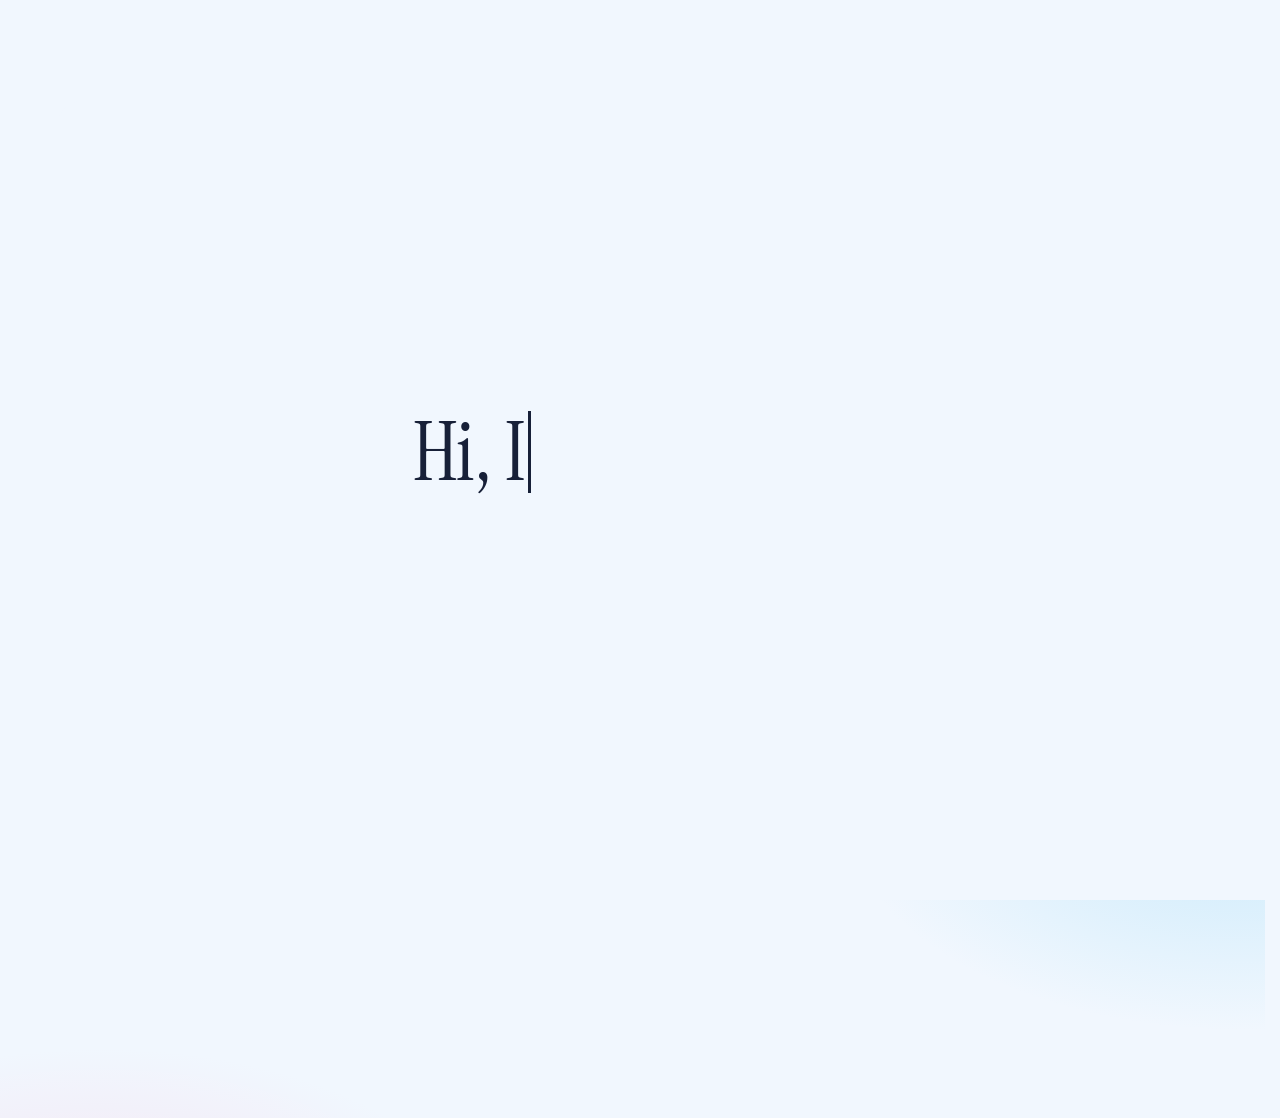
<file: index.html>
<!DOCTYPE html>
<html lang="en">
<head>
  <meta charset="utf-8">
  <meta name="viewport" content="width=device-width, initial-scale=1">
  <meta name="description" content="Munich (also known as Maewnic; Witthawin Batsomboon), a Digital Media creative in Melbourne designing virtual environments, plus the video and storytelling around them.">
  <meta name="keywords" content="Munich, Maewnic, Witthawin Batsomboon, Digital Media, RMIT, Melbourne, portfolio">
  <title>Munich</title>
  <link rel="preconnect" href="https://fonts.googleapis.com">
  <link rel="preconnect" href="https://fonts.gstatic.com" crossorigin>
  <link href="https://fonts.googleapis.com/css2?family=Inter:wght@400;500&family=Instrument+Serif:ital@0;1&display=swap" rel="stylesheet">
  <link rel="stylesheet" href="css/style.css">
  <script>
    /* intro animation: once per visit, skipped for reduced motion. Set here so
       nothing flashes before main.js runs; if main.js never starts it, the
       page is shown normally after 3 seconds. */
    (function () {
      try {
        if (sessionStorage.getItem("munich-intro") || matchMedia("(prefers-reduced-motion: reduce)").matches) return;
        var d = document.documentElement;
        d.classList.add("intro");
        setTimeout(function () { if (!window.__introRunning) d.classList.remove("intro"); }, 3000);
      } catch (e) {}
    })();
  </script>
</head>
<body data-page="home">
  <div id="site-header"></div>
  <main class="home">
    <div class="sky" aria-hidden="true"></div>

    <section class="container hero-wrap">
     <div class="hero glass">
      <div class="hero-text">
        <h1 class="reveal" id="hero-title"></h1>
        <p class="lead reveal" id="hero-intro"></p>
        <p class="hero-loc reveal" id="hero-loc"></p>
        <div class="btn-row reveal">
          <a class="btn" href="work.html">See my work <span aria-hidden="true">&rarr;</span></a>
        </div>
      </div>
      <div class="hero-visual reveal" id="hero-visual"></div>
     </div>
    </section>
  </main>
  <div id="site-footer"></div>
  <script src="js/content.js"></script>
  <script src="js/main.js"></script>
</body>
</html>
</file>
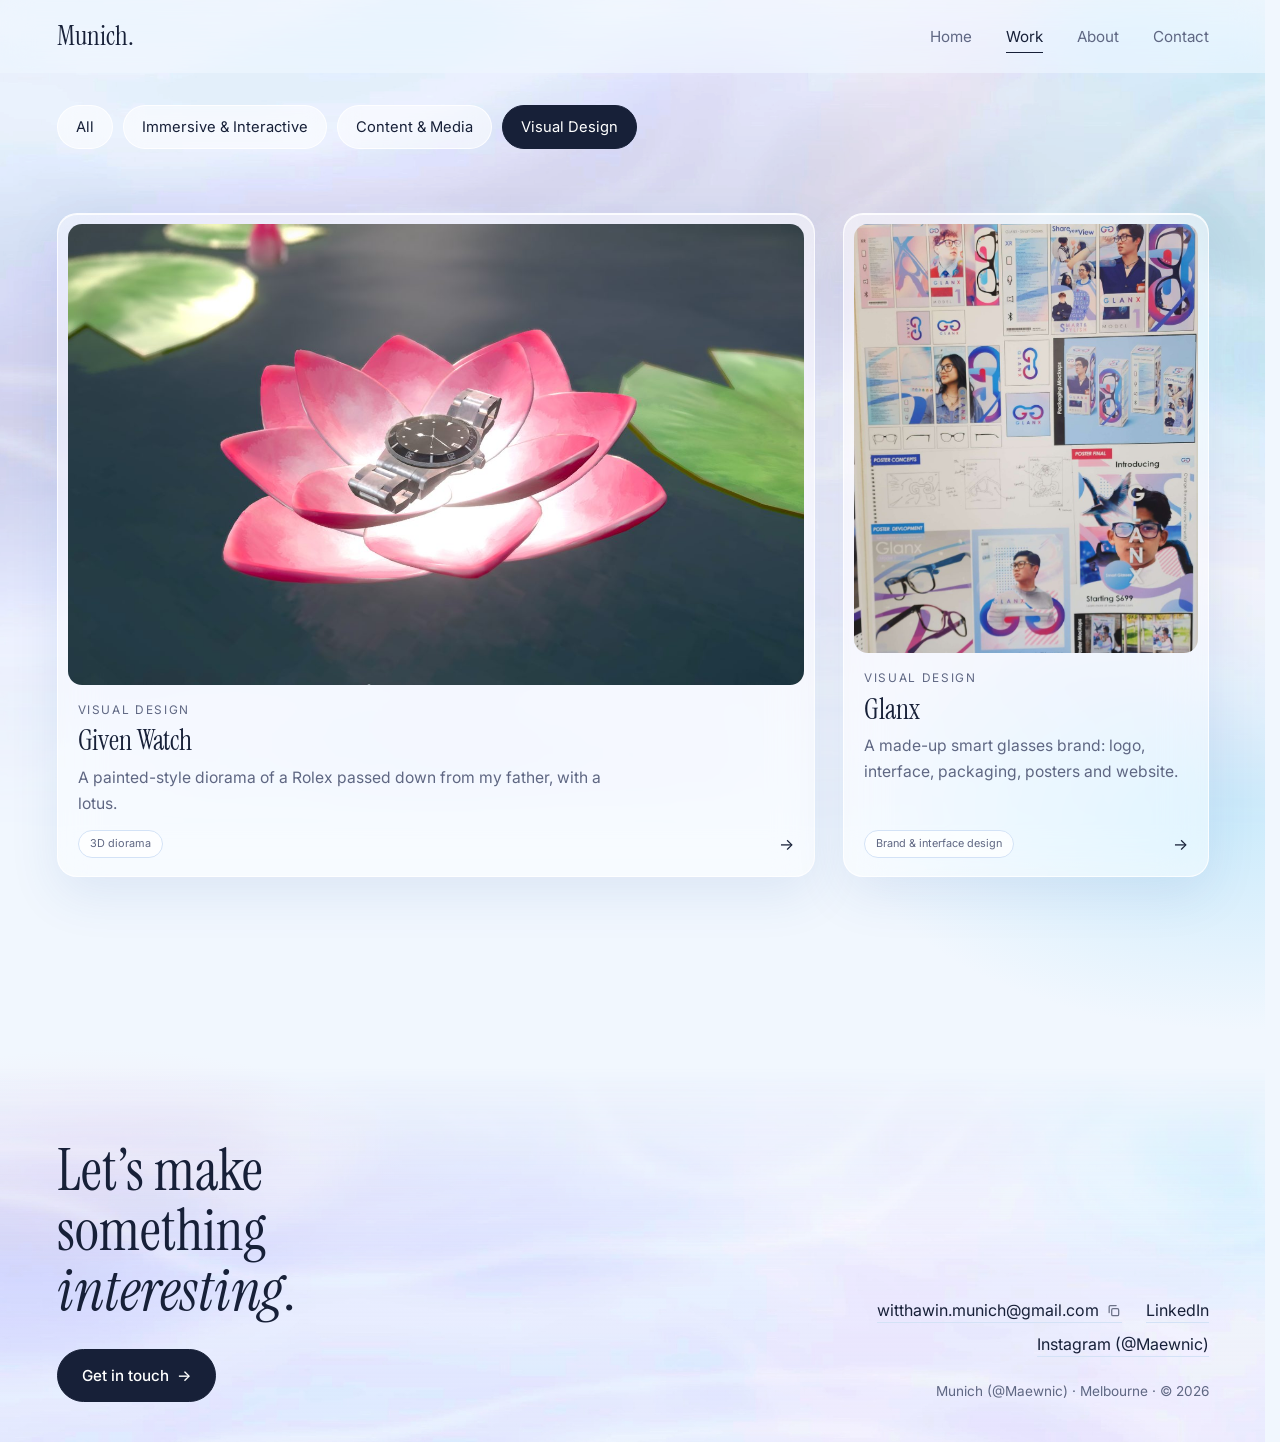
<file: 3d-models.html>
<!DOCTYPE html>
<html lang="en">
<head>
  <meta charset="utf-8">
  <meta http-equiv="refresh" content="0; url=work.html#visual">
  <title>Moved</title>
  <script>location.replace("work.html#visual");</script>
</head>
<body>
  <p>This page has moved. <a href="work.html#visual">Continue</a></p>
</body>
</html>
</file>
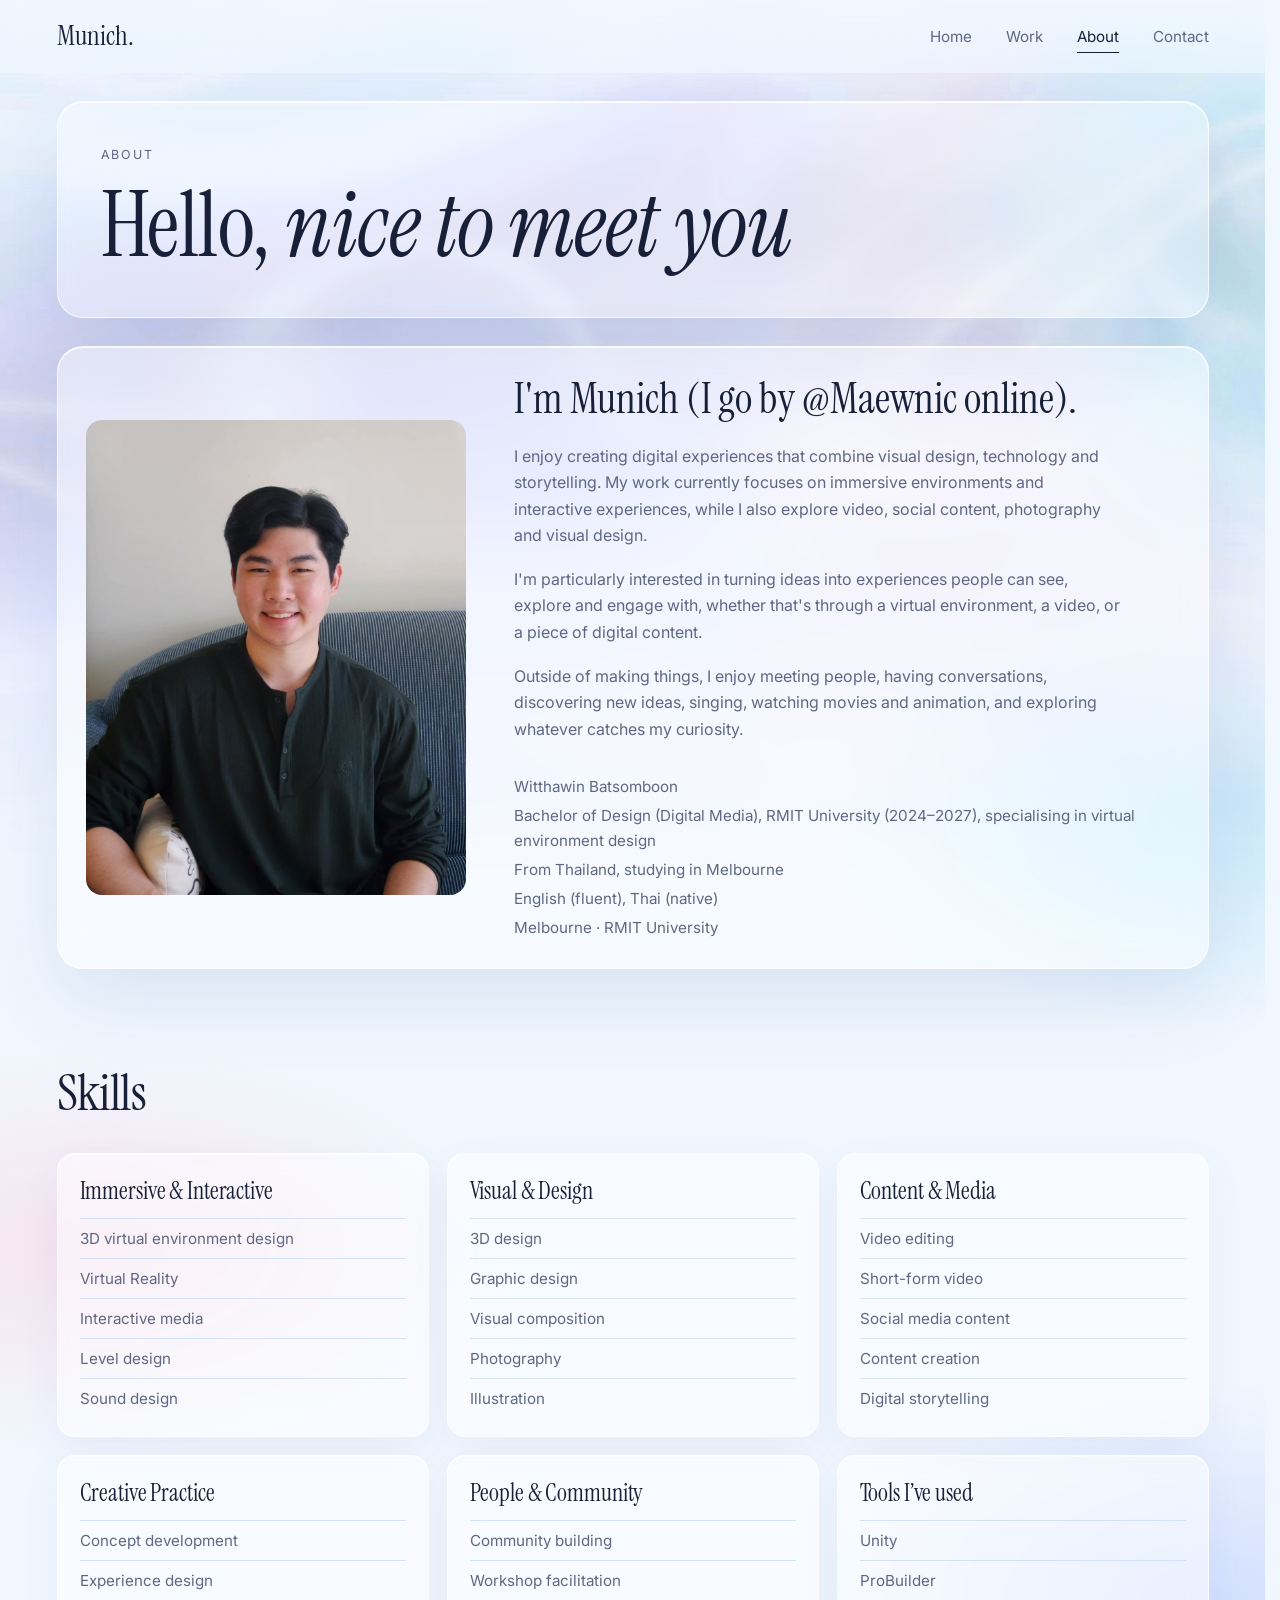
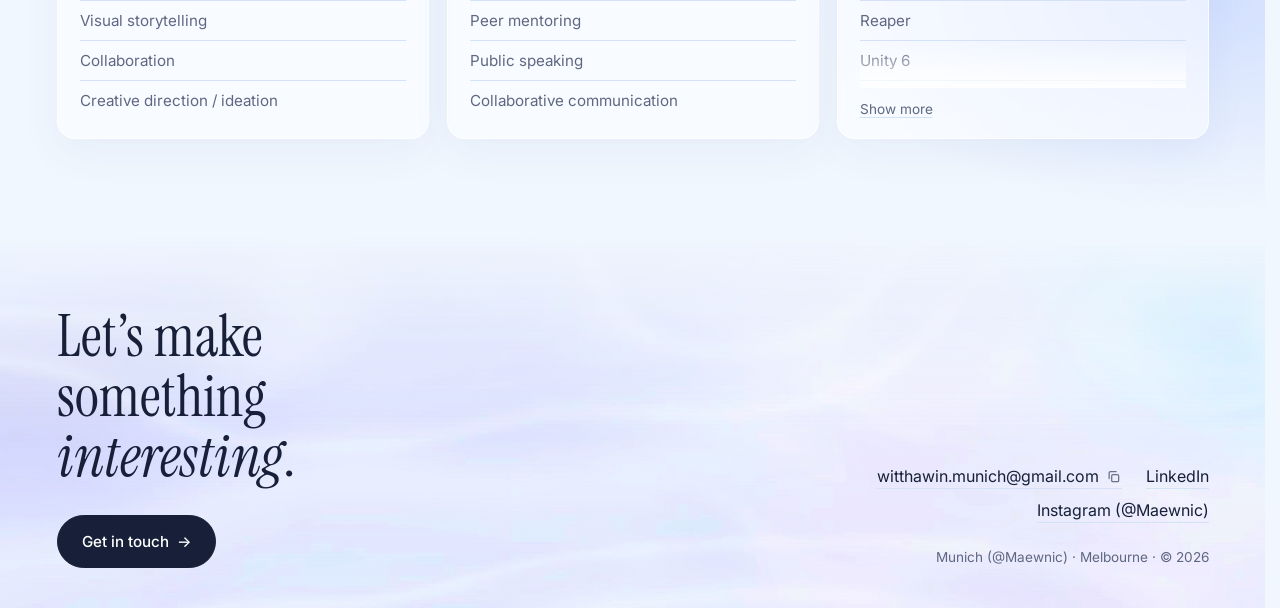
<file: about.html>
<!DOCTYPE html>
<html lang="en">
<head>
  <meta charset="utf-8">
  <meta name="viewport" content="width=device-width, initial-scale=1">
  <meta name="description" content="Munich (also known as Maewnic; Witthawin Batsomboon), a Digital Media creative in Melbourne designing virtual environments, plus the video and storytelling around them.">
  <meta name="keywords" content="Munich, Maewnic, Witthawin Batsomboon, Digital Media, RMIT, Melbourne, portfolio">
  <title>Munich</title>
  <link rel="preconnect" href="https://fonts.googleapis.com">
  <link rel="preconnect" href="https://fonts.gstatic.com" crossorigin>
  <link href="https://fonts.googleapis.com/css2?family=Inter:wght@400;500&family=Instrument+Serif:ital@0;1&display=swap" rel="stylesheet">
  <link rel="stylesheet" href="css/style.css">
</head>
<body data-page="about">
  <div id="site-header"></div>
  <main>
    <section class="container page-head">
      <p class="eyebrow">About</p>
      <h1>Hello, <em>nice to meet you</em></h1>
    </section>
    <section class="container">
      <div class="about">
        <div class="about-photo reveal" id="about-photo"></div>
        <div class="about-text reveal">
          <div id="about-text"></div>
          <ul class="facts" id="about-facts"></ul>
        </div>
      </div>
    </section>

    <section class="container section" id="about-skills">
      <h2 class="block-title">Skills</h2>
      <div class="skills" id="skills"></div>
    </section>
  </main>
  <div id="site-footer"></div>
  <script src="js/content.js"></script>
  <script src="js/main.js"></script>
</body>
</html>
</file>
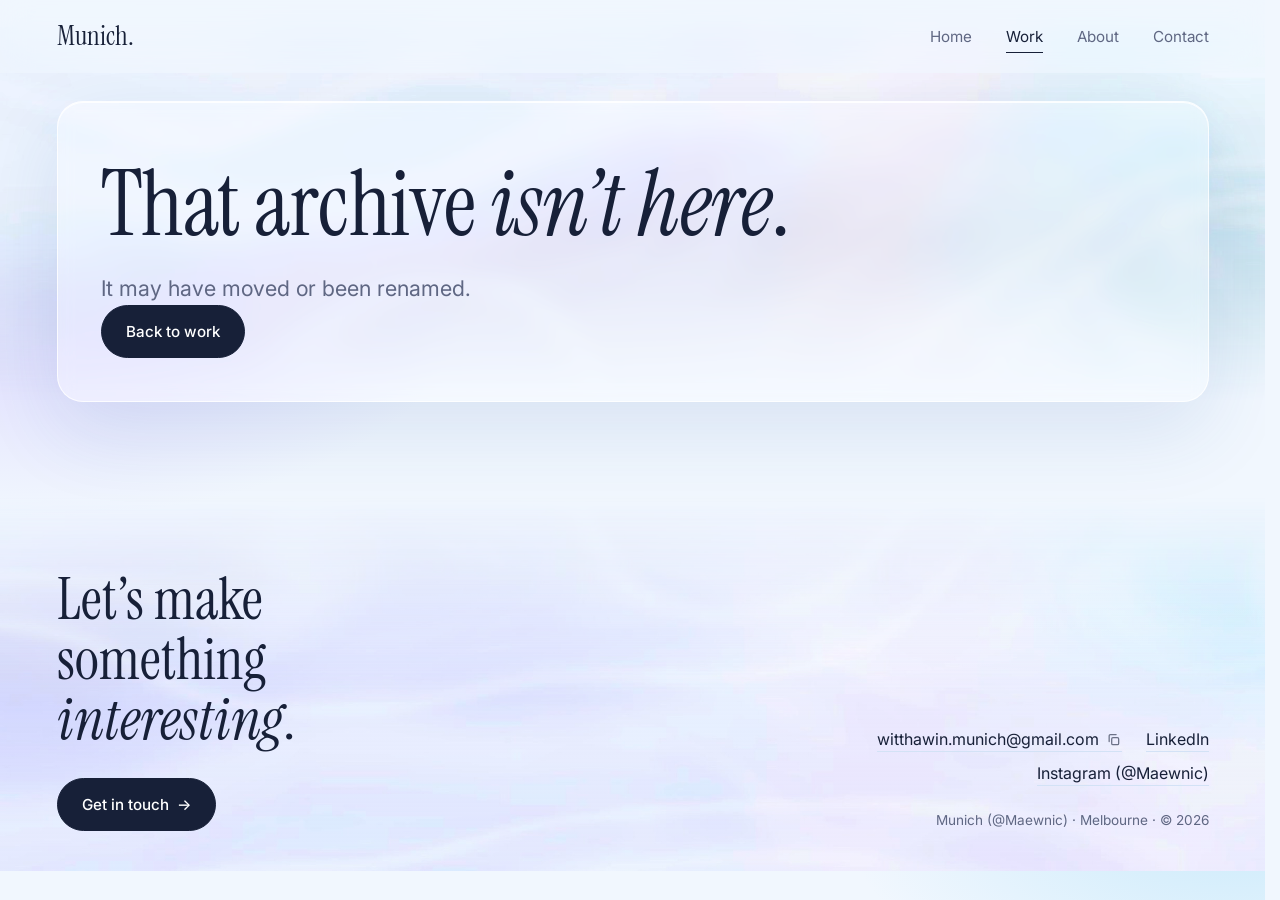
<file: archive.html>
<!DOCTYPE html>
<html lang="en">
<head>
  <meta charset="utf-8">
  <meta name="viewport" content="width=device-width, initial-scale=1">
  <meta name="description" content="Munich (also known as Maewnic; Witthawin Batsomboon), a Digital Media creative in Melbourne designing virtual environments, plus the video and storytelling around them.">
  <meta name="keywords" content="Munich, Maewnic, Witthawin Batsomboon, Digital Media, RMIT, Melbourne, portfolio">
  <title>Munich</title>
  <link rel="preconnect" href="https://fonts.googleapis.com">
  <link rel="preconnect" href="https://fonts.gstatic.com" crossorigin>
  <link href="https://fonts.googleapis.com/css2?family=Inter:wght@400;500&family=Instrument+Serif:ital@0;1&display=swap" rel="stylesheet">
  <link rel="stylesheet" href="css/style.css">
</head>
<body data-page="archive">
  <div id="site-header"></div>
  <main>
    <div id="archive"></div>
  </main>
  <div id="site-footer"></div>
  <script src="js/content.js"></script>
  <script src="js/main.js"></script>
</body>
</html>
</file>
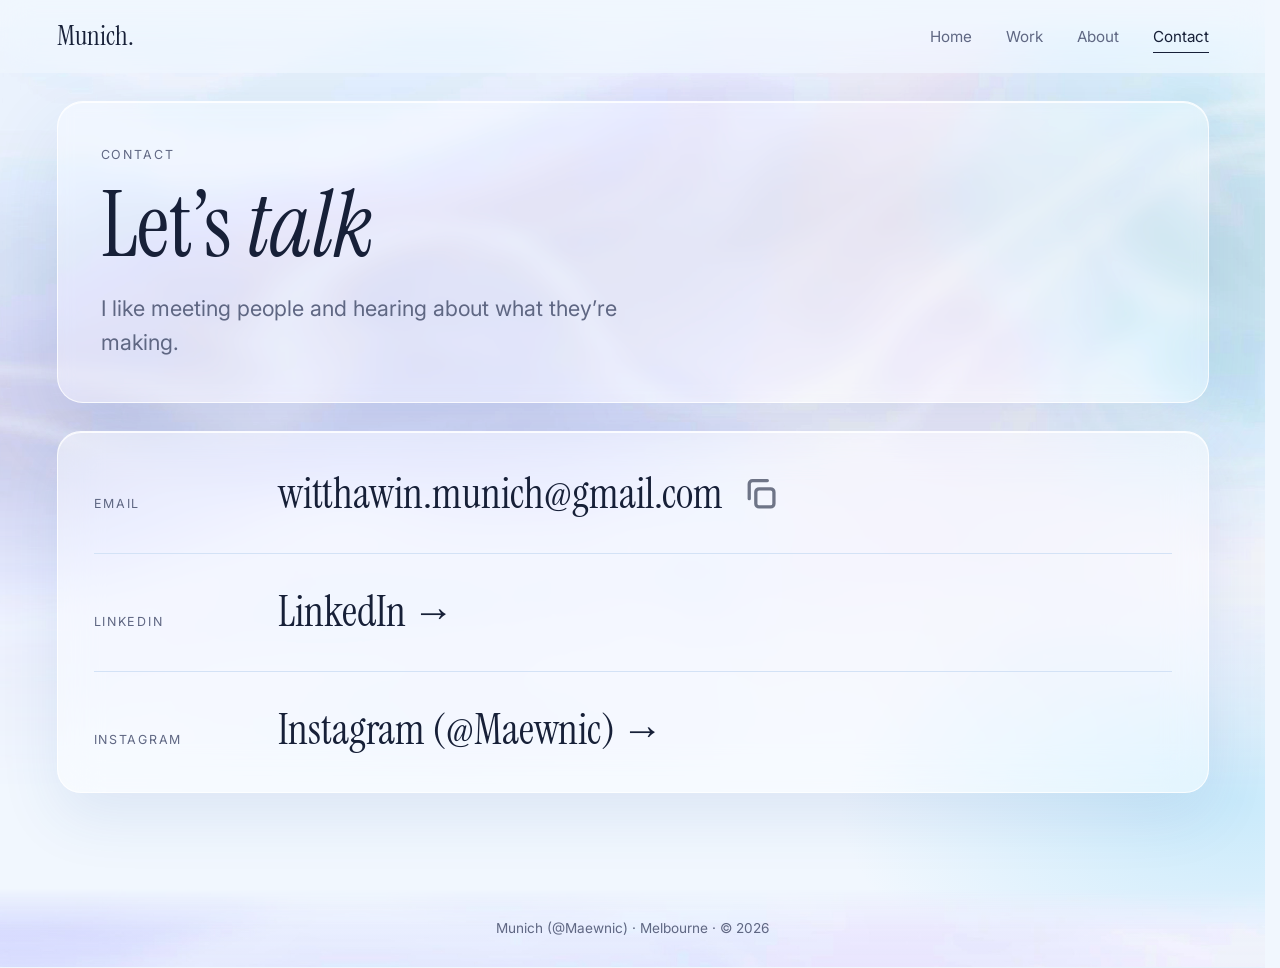
<file: contact.html>
<!DOCTYPE html>
<html lang="en">
<head>
  <meta charset="utf-8">
  <meta name="viewport" content="width=device-width, initial-scale=1">
  <meta name="description" content="Munich (also known as Maewnic; Witthawin Batsomboon), a Digital Media creative in Melbourne designing virtual environments, plus the video and storytelling around them.">
  <meta name="keywords" content="Munich, Maewnic, Witthawin Batsomboon, Digital Media, RMIT, Melbourne, portfolio">
  <title>Munich</title>
  <link rel="preconnect" href="https://fonts.googleapis.com">
  <link rel="preconnect" href="https://fonts.gstatic.com" crossorigin>
  <link href="https://fonts.googleapis.com/css2?family=Inter:wght@400;500&family=Instrument+Serif:ital@0;1&display=swap" rel="stylesheet">
  <link rel="stylesheet" href="css/style.css">
</head>
<body data-page="contact">
  <div id="site-header"></div>
  <main>
    <section class="container page-head">
      <p class="eyebrow">Contact</p>
      <h1>Let’s <em>talk</em></h1>
      <p class="lead">I like meeting people and hearing about what they’re making.</p>
    </section>
    <section class="container">
      <ul class="contact-list" id="contact-list"></ul>
    </section>
  </main>
  <div id="site-footer"></div>
  <script src="js/content.js"></script>
  <script src="js/main.js"></script>
</body>
</html>
</file>
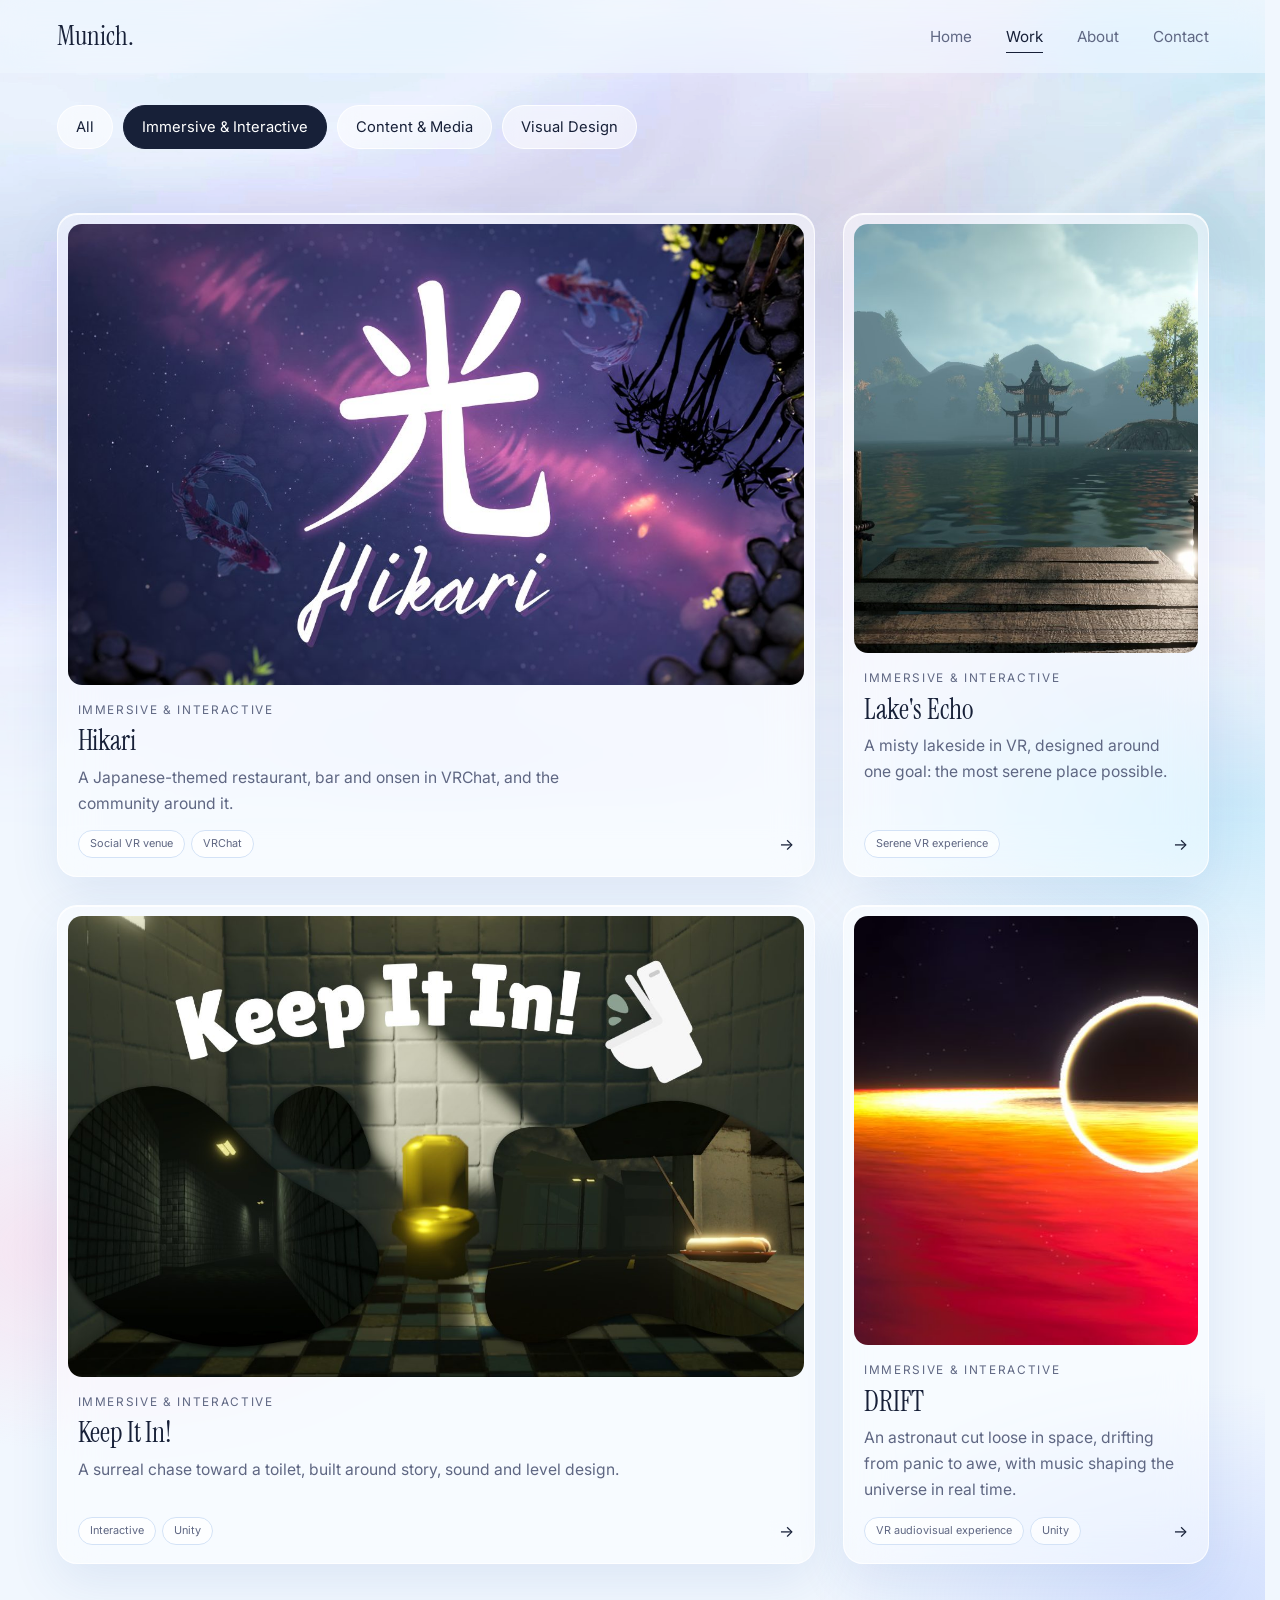
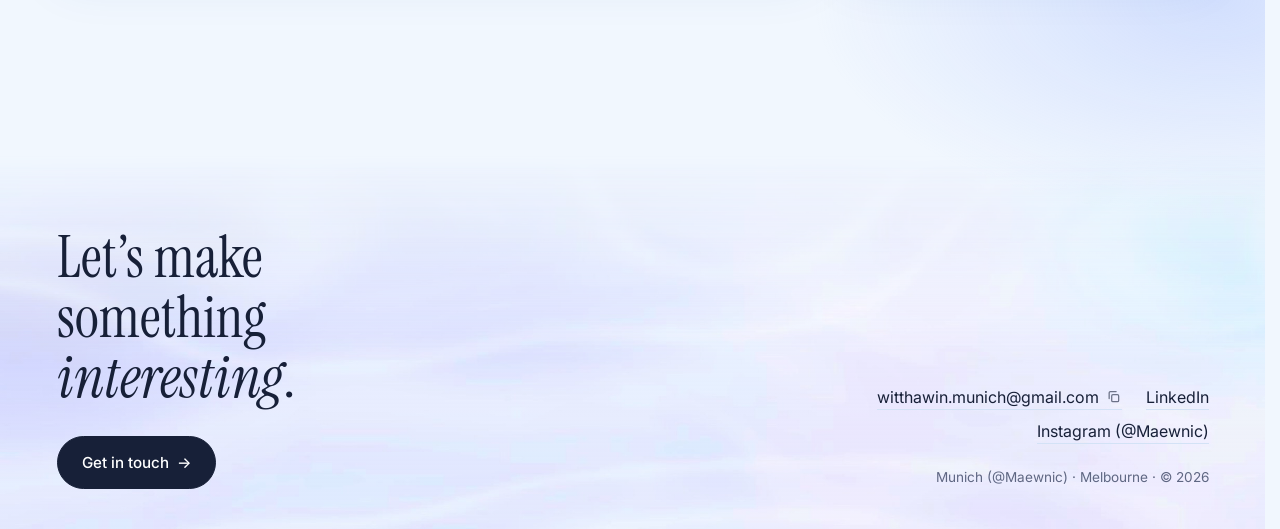
<file: design.html>
<!DOCTYPE html>
<html lang="en">
<head>
  <meta charset="utf-8">
  <meta http-equiv="refresh" content="0; url=work.html#immersive">
  <title>Moved</title>
  <script>location.replace("work.html#immersive");</script>
</head>
<body>
  <p>This page has moved. <a href="work.html#immersive">Continue</a></p>
</body>
</html>
</file>
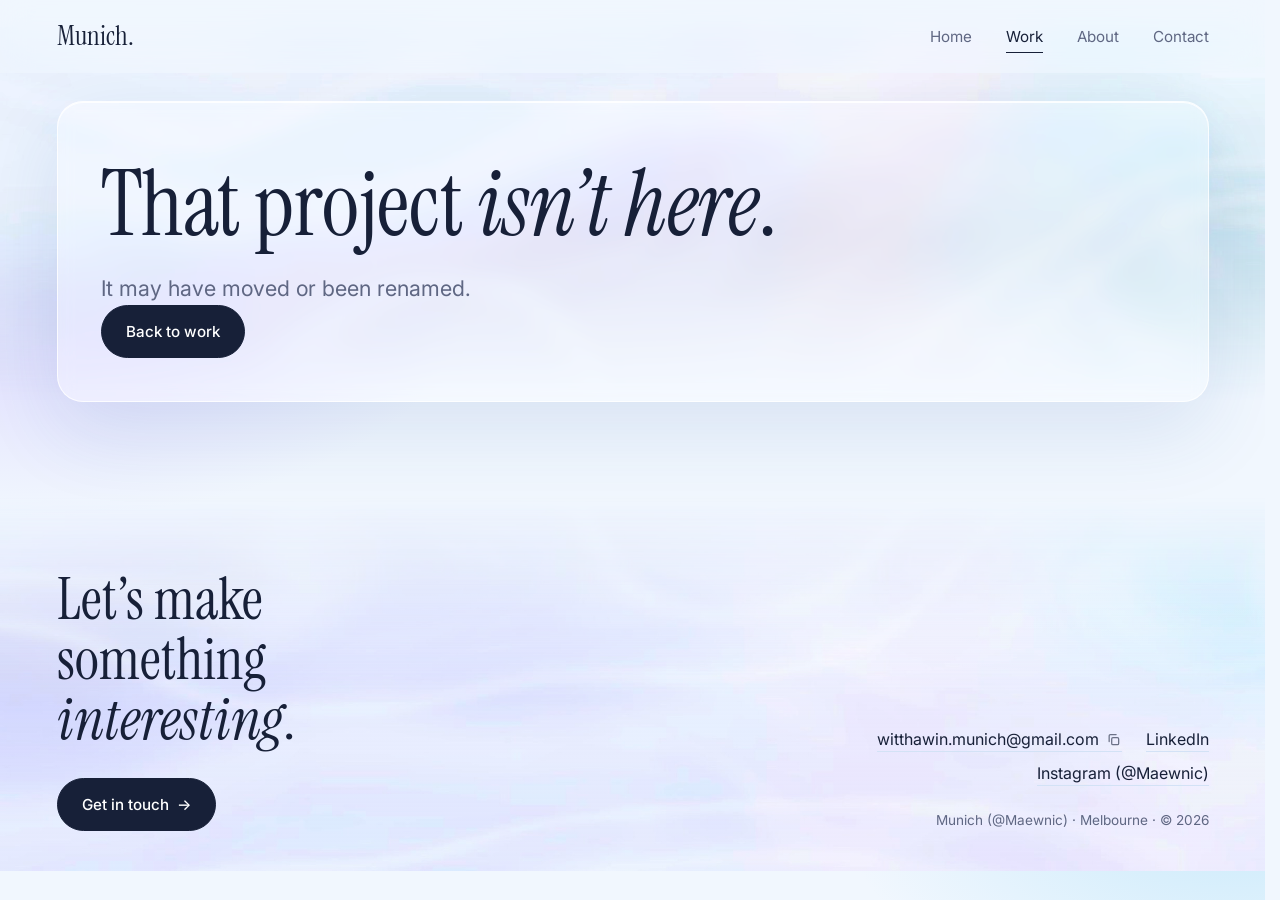
<file: project.html>
<!DOCTYPE html>
<html lang="en">
<head>
  <meta charset="utf-8">
  <meta name="viewport" content="width=device-width, initial-scale=1">
  <meta name="description" content="Munich (also known as Maewnic; Witthawin Batsomboon), a Digital Media creative in Melbourne designing virtual environments, plus the video and storytelling around them.">
  <meta name="keywords" content="Munich, Maewnic, Witthawin Batsomboon, Digital Media, RMIT, Melbourne, portfolio">
  <title>Munich</title>
  <link rel="preconnect" href="https://fonts.googleapis.com">
  <link rel="preconnect" href="https://fonts.gstatic.com" crossorigin>
  <link href="https://fonts.googleapis.com/css2?family=Inter:wght@400;500&family=Instrument+Serif:ital@0;1&display=swap" rel="stylesheet">
  <link rel="stylesheet" href="css/style.css">
</head>
<body data-page="project">
  <div id="site-header"></div>
  <main>
    <div id="project"></div>
  </main>
  <div id="site-footer"></div>
  <script src="js/content.js"></script>
  <script src="js/main.js"></script>
</body>
</html>
</file>
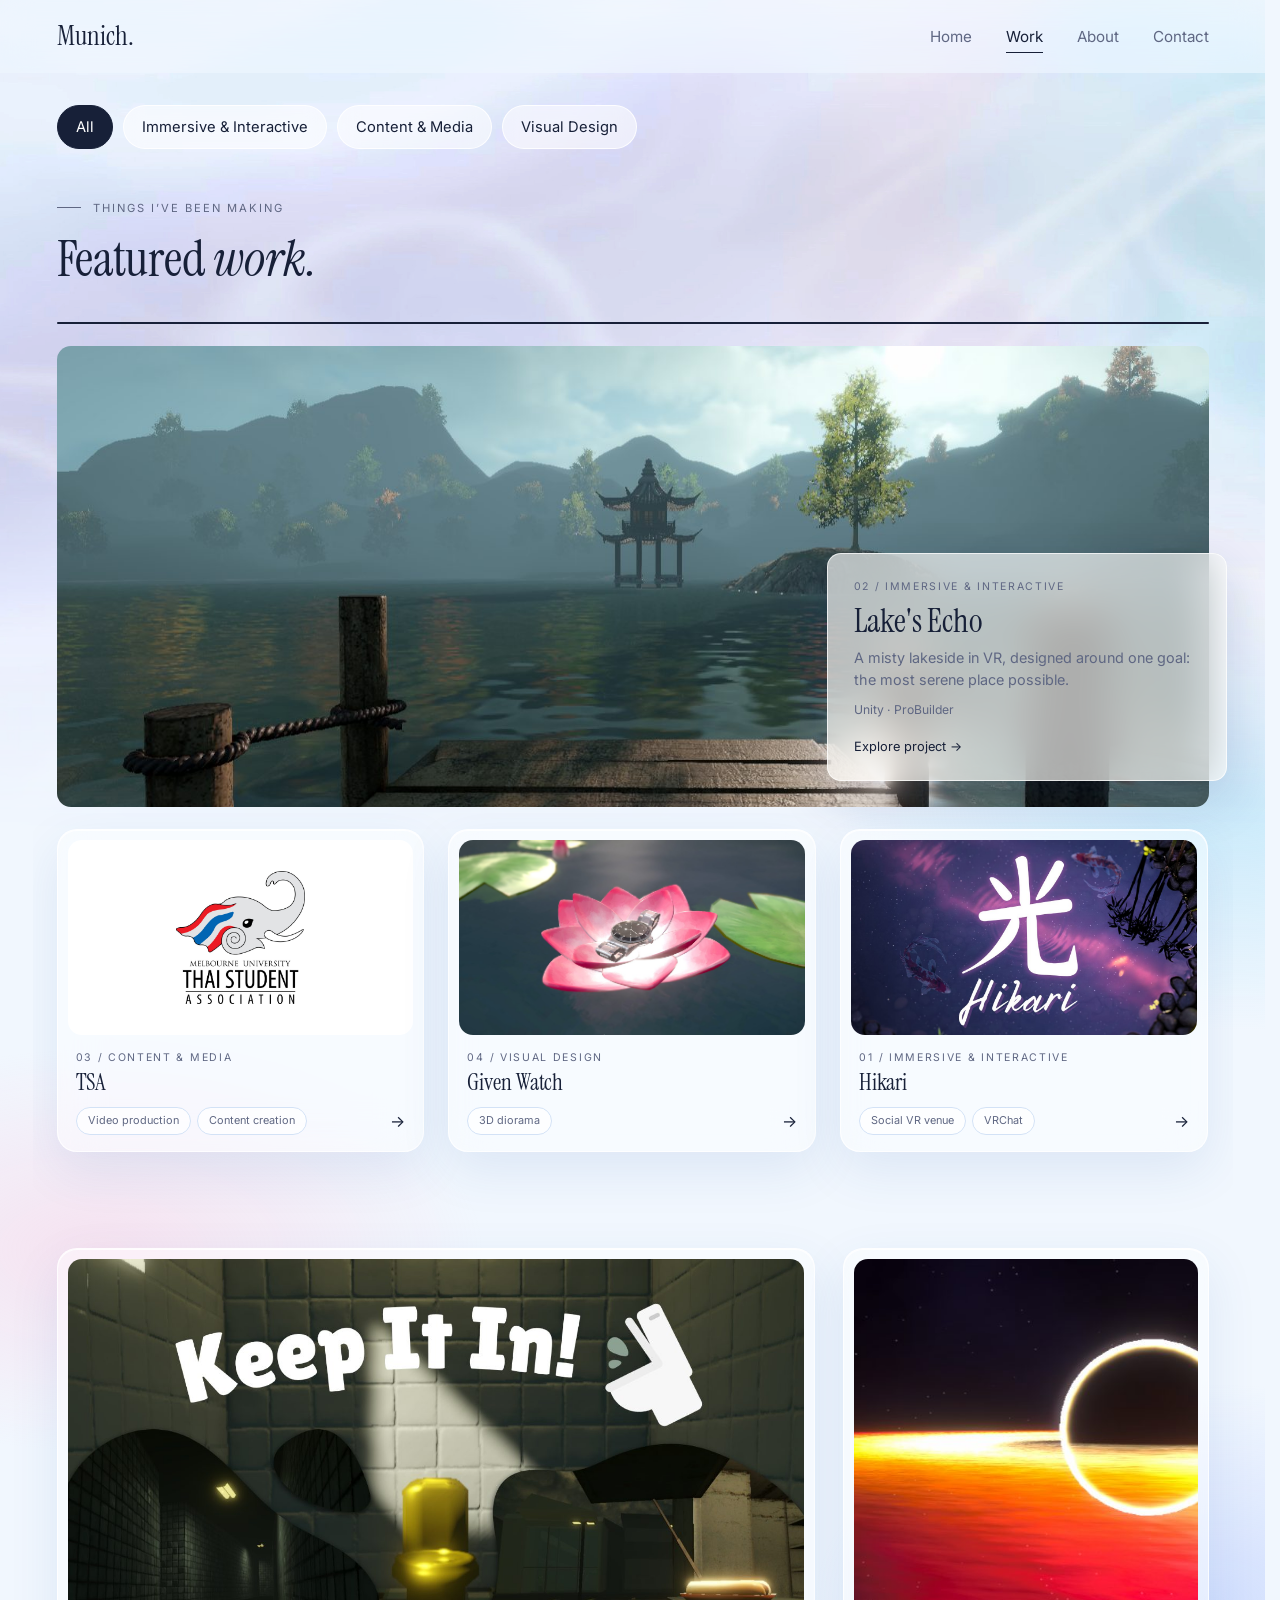
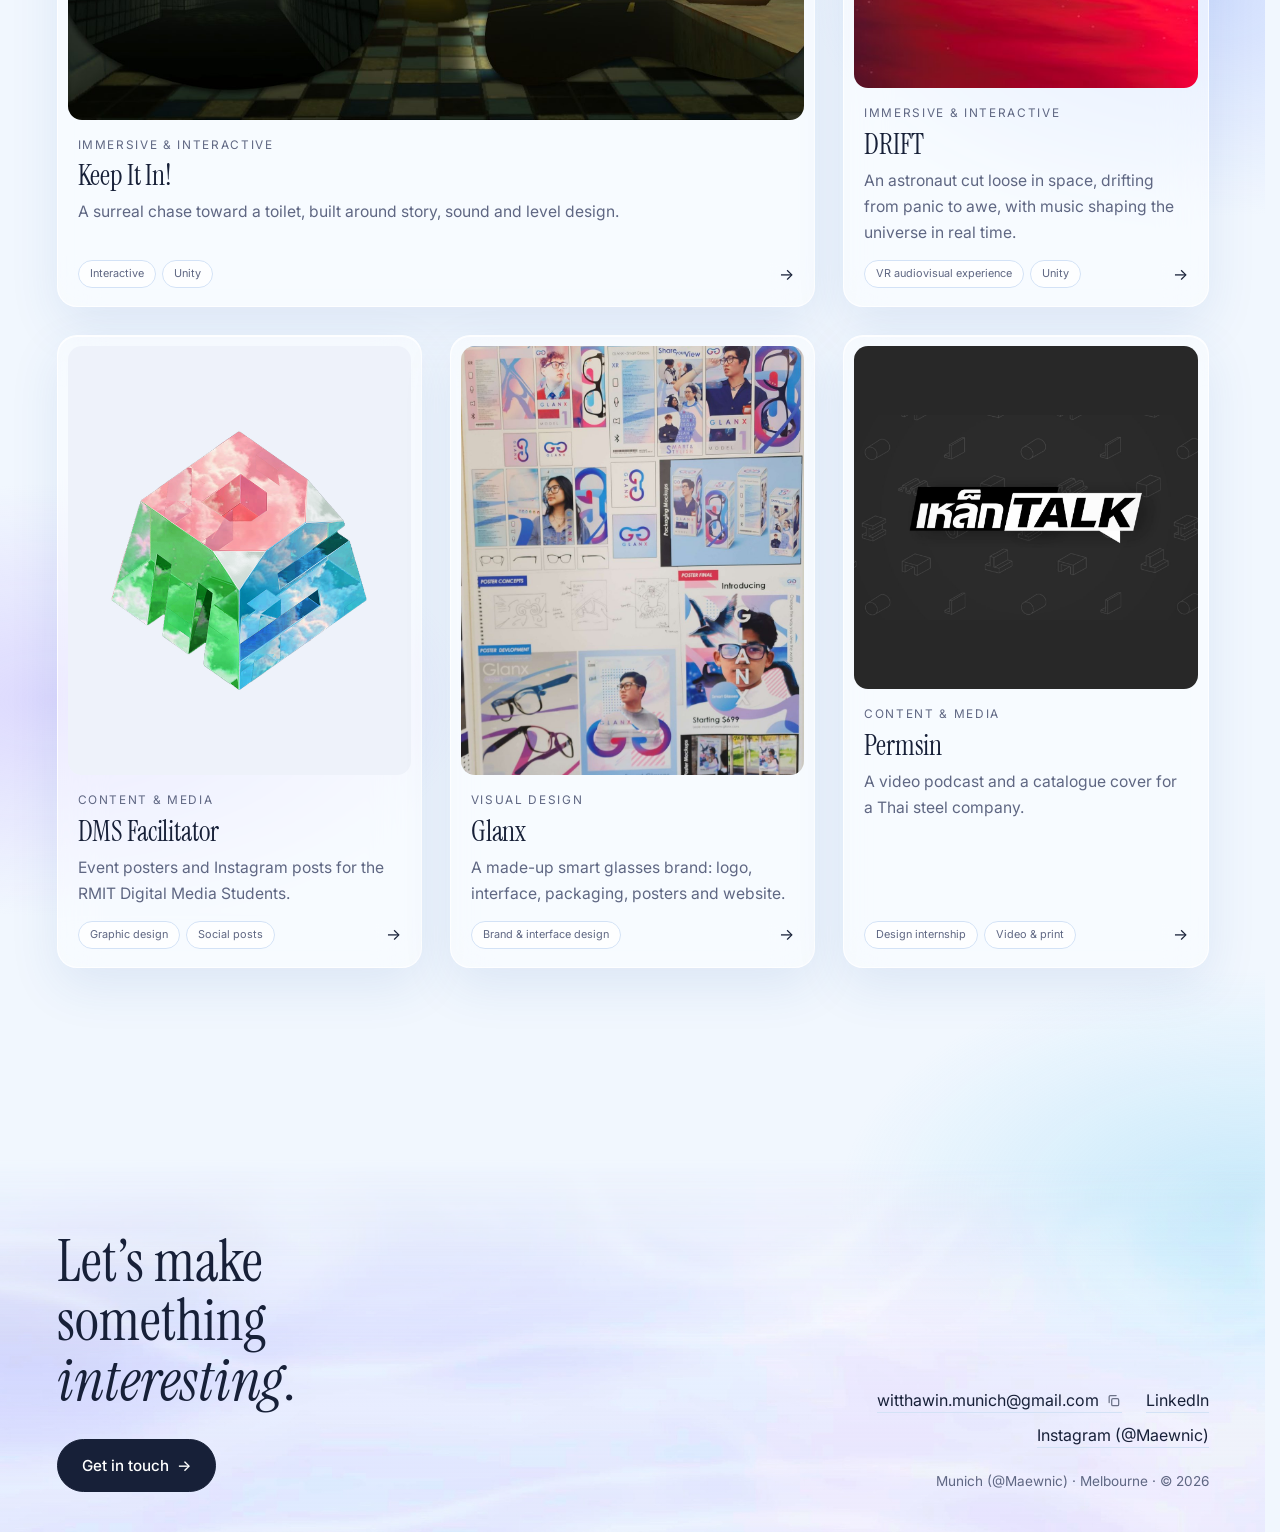
<file: sound-design.html>
<!DOCTYPE html>
<html lang="en">
<head>
  <meta charset="utf-8">
  <meta http-equiv="refresh" content="0; url=work.html">
  <title>Moved</title>
  <script>location.replace("work.html");</script>
</head>
<body>
  <p>This page has moved. <a href="work.html">Continue</a></p>
</body>
</html>
</file>
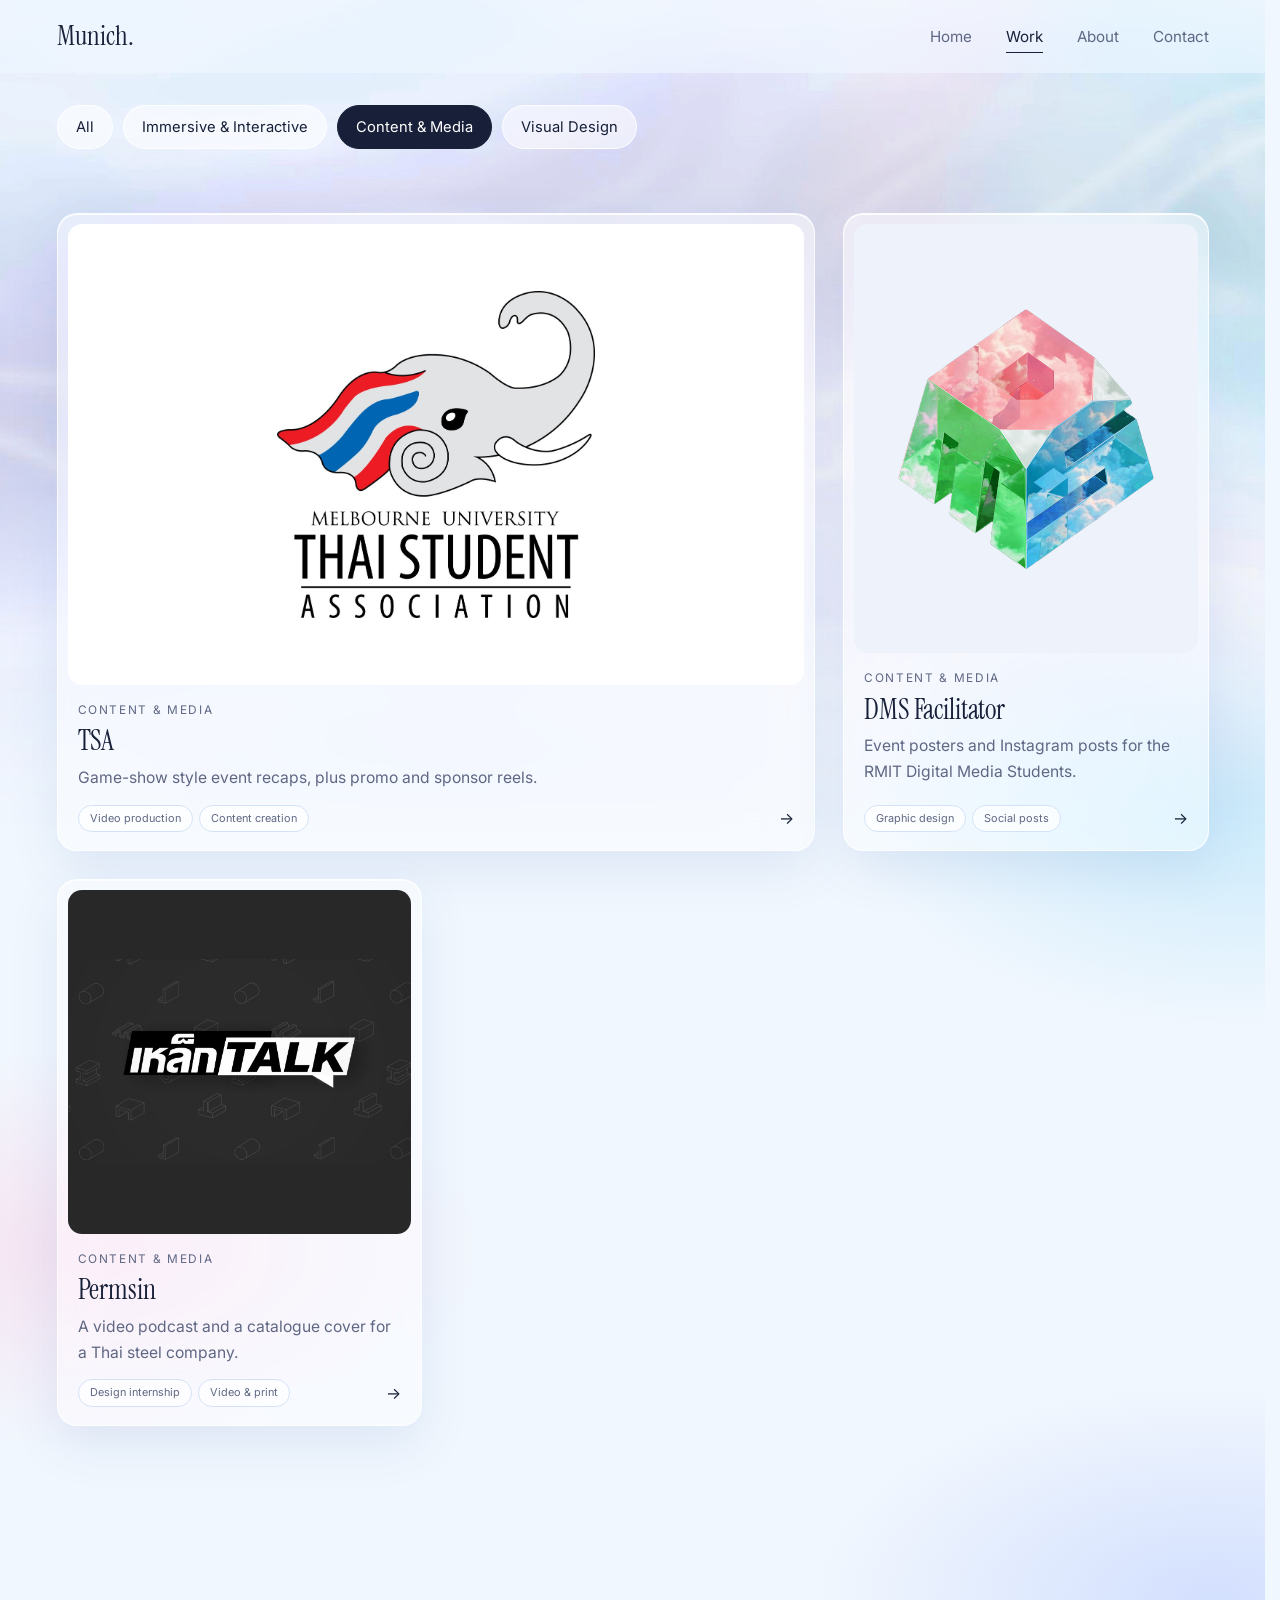
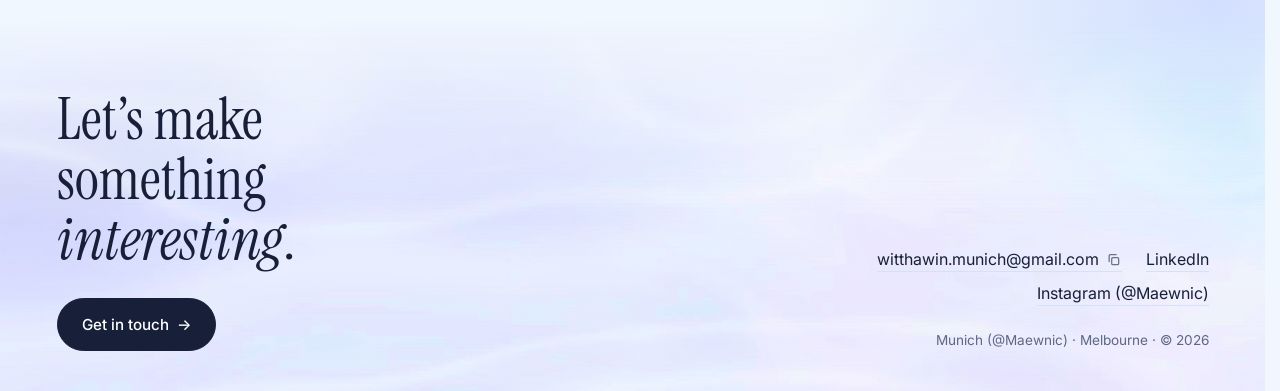
<file: video.html>
<!DOCTYPE html>
<html lang="en">
<head>
  <meta charset="utf-8">
  <meta http-equiv="refresh" content="0; url=work.html#content">
  <title>Moved</title>
  <script>location.replace("work.html#content");</script>
</head>
<body>
  <p>This page has moved. <a href="work.html#content">Continue</a></p>
</body>
</html>
</file>
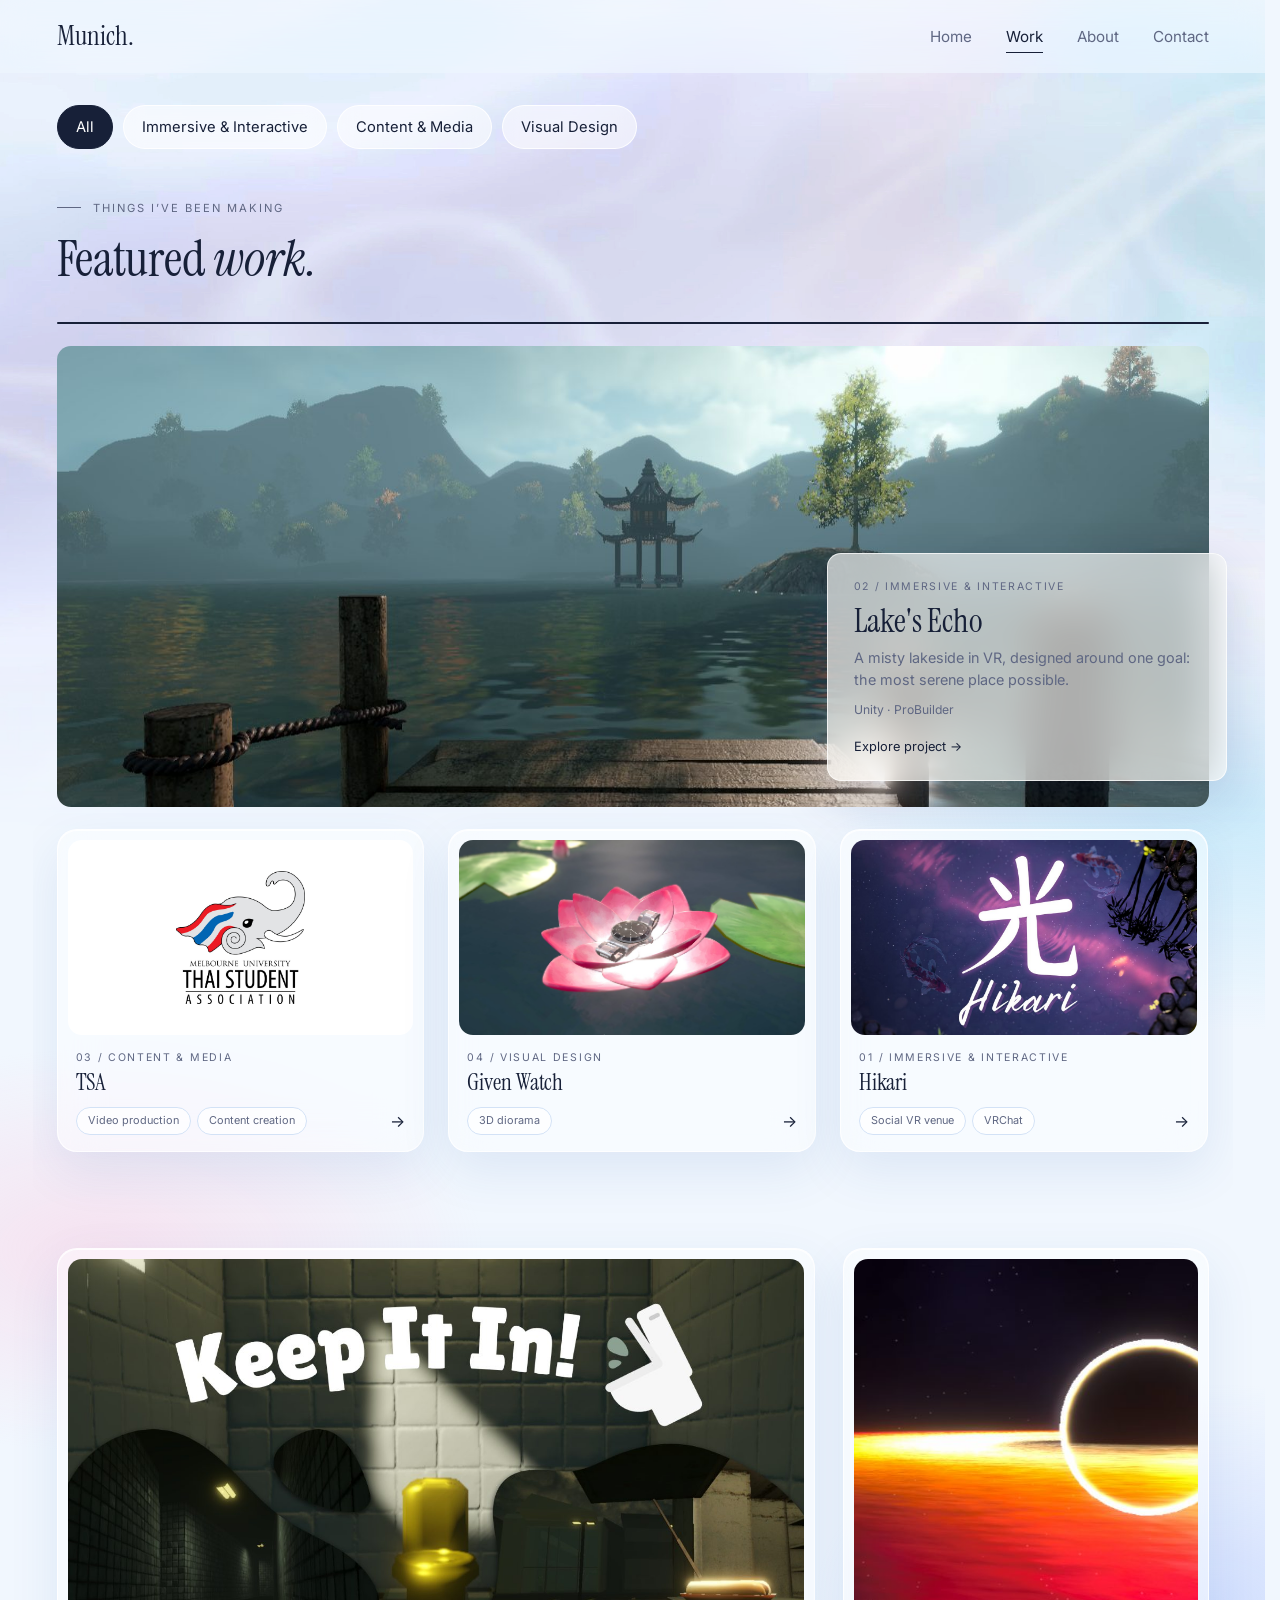
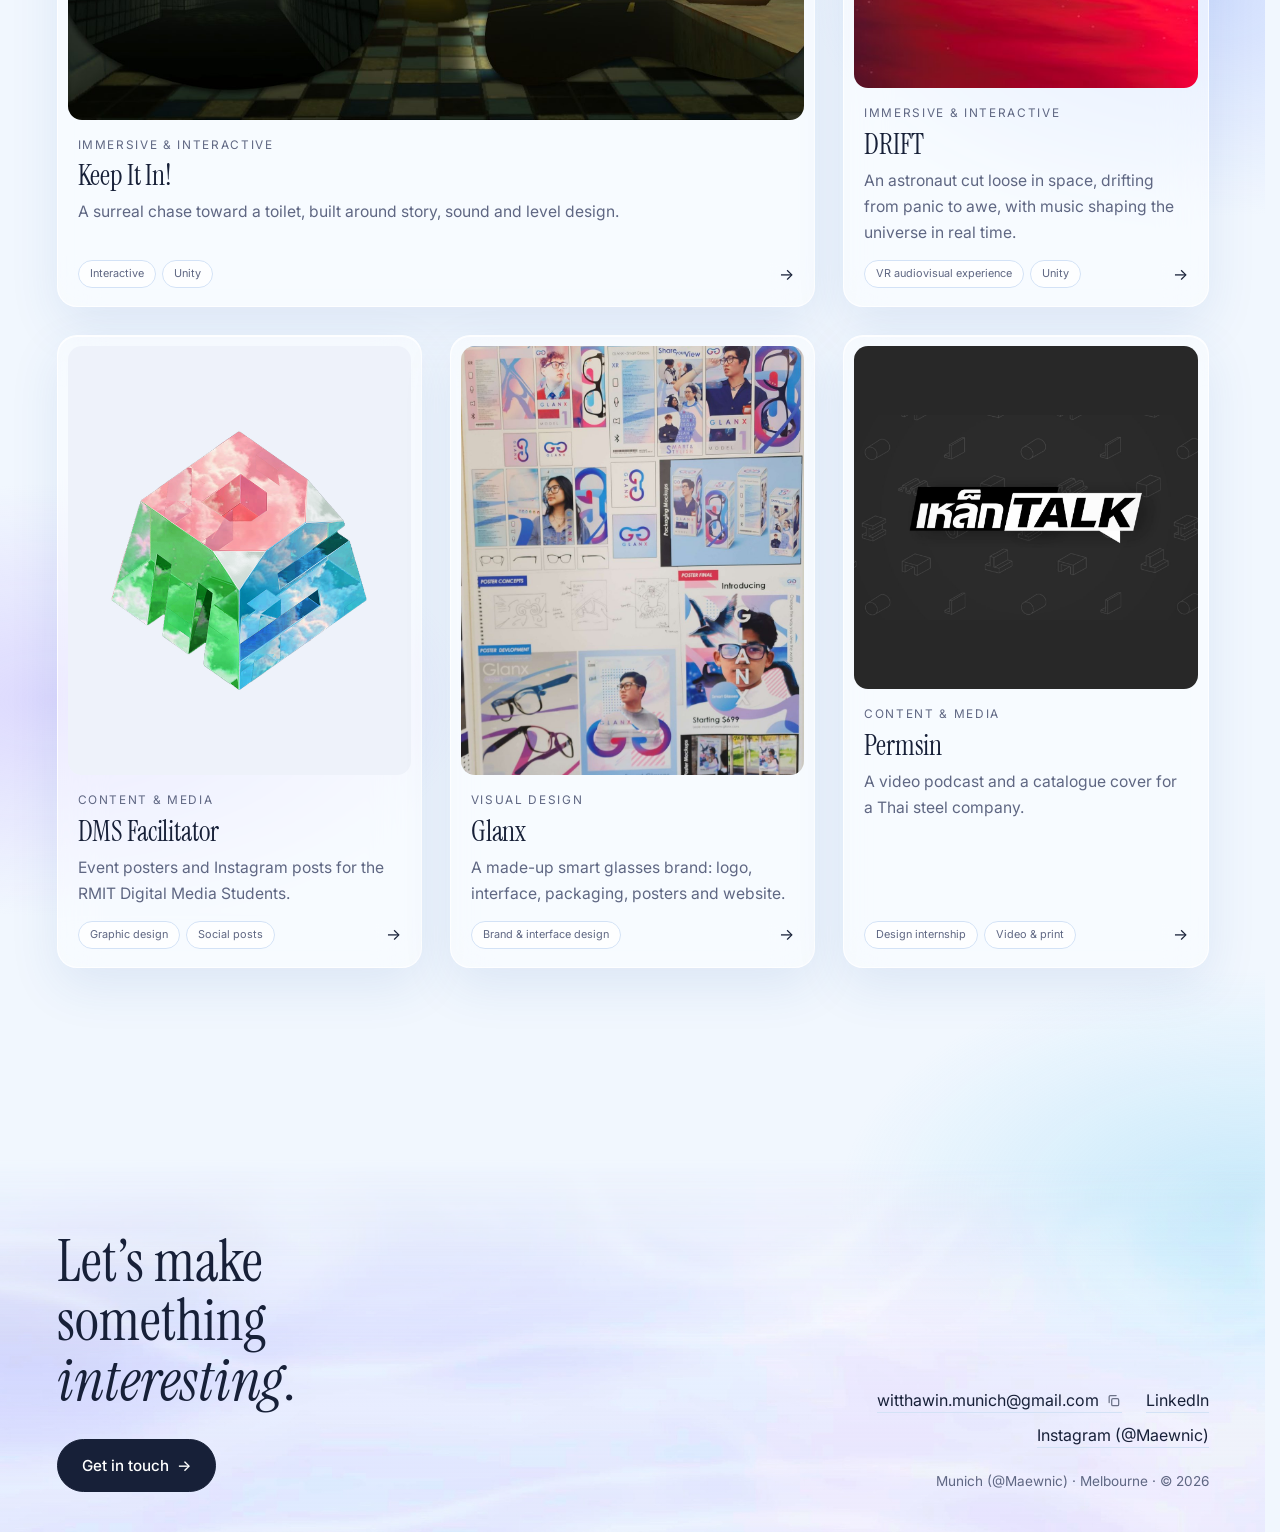
<file: work.html>
<!DOCTYPE html>
<html lang="en">
<head>
  <meta charset="utf-8">
  <meta name="viewport" content="width=device-width, initial-scale=1">
  <meta name="description" content="Munich (also known as Maewnic; Witthawin Batsomboon), a Digital Media creative in Melbourne designing virtual environments, plus the video and storytelling around them.">
  <meta name="keywords" content="Munich, Maewnic, Witthawin Batsomboon, Digital Media, RMIT, Melbourne, portfolio">
  <title>Munich</title>
  <link rel="preconnect" href="https://fonts.googleapis.com">
  <link rel="preconnect" href="https://fonts.gstatic.com" crossorigin>
  <link href="https://fonts.googleapis.com/css2?family=Inter:wght@400;500&family=Instrument+Serif:ital@0;1&display=swap" rel="stylesheet">
  <link rel="stylesheet" href="css/style.css">
</head>
<body data-page="work">
  <div id="site-header"></div>
  <main>
    <section class="container section" id="featured-section">
      <div class="chips" id="chips" role="group" aria-label="Filter projects"></div>
      <div id="featured-feed">
        <div class="section-head">
          <div>
            <p class="kicker">Things I’ve been making</p>
            <h2>Featured <em>work.</em></h2>
          </div>
        </div>
        <div class="feat" id="featured"></div>
      </div>
    </section>

    <section class="container section">
      <div class="work-grid" id="work-grid"></div>
    </section>
  </main>
  <div id="site-footer"></div>
  <script src="js/content.js"></script>
  <script src="js/main.js"></script>
</body>
</html>
</file>
<file: css/style.css>
/* ==========================================================================
   STYLE FILE
   Colours, fonts and spacing live in the :root block right below.
   Change them there and the whole site follows.
   ========================================================================== */
:root {
  /* colour */
  --bg: #f1f7fe;
  --bg-soft: #e4edfb;
  --ink: #172038;
  --muted: #5f6783;
  --line: #d3e2f6;
  --accent: #3353e3;
  --on-ink: #ffffff;

  /* soft tints used behind projects that don't have an image yet */
  --tint-immersive: #d7e3ff;
  --tint-content: #ffe3d6;
  --tint-visual: #daf3e0;
  --tint-photo: #f7ebd3;

  /* type */
  --font-display: "Instrument Serif", Georgia, "Times New Roman", serif;
  --font-body:
    "Inter", system-ui, -apple-system, "Segoe UI", Roboto, Helvetica, Arial,
    sans-serif;

  /* shape and space */
  --radius: 18px;
  --radius-sm: 10px;
  --max: 1200px;
  --gutter: 24px;
  --section: 96px;
  --ease: cubic-bezier(0.2, 0.7, 0.2, 1);
}

*,
*::before,
*::after {
  box-sizing: border-box;
}
html {
  scroll-behavior: smooth;
  -webkit-text-size-adjust: 100%;
  /* always keep room for the scrollbar, so the page doesn't jump sideways when
     it appears (e.g. at the end of the home intro, which hides it) */
  scrollbar-gutter: stable;
}
body {
  margin: 0;
  background: var(--bg);
  color: var(--ink);
  font-family: var(--font-body);
  font-size: 1rem;
  line-height: 1.65;
  -webkit-font-smoothing: antialiased;
}
body.no-scroll {
  overflow: hidden;
}
img,
iframe,
audio,
video {
  max-width: 100%;
  display: block;
}
a {
  color: inherit;
}
p,
figure {
  margin: 0;
}
ul,
ol {
  list-style: none;
  margin: 0;
  padding: 0;
}
button {
  font: inherit;
  color: inherit;
}
[hidden] {
  display: none !important;
}

h1,
h2,
h3 {
  font-family: var(--font-display);
  font-weight: 400;
  line-height: 1.08;
  margin: 0;
  letter-spacing: -0.005em;
}
h1 em,
h2 em,
.footer-title em {
  font-style: italic;
}
:focus-visible {
  outline: 2px solid var(--accent);
  outline-offset: 3px;
  border-radius: 6px;
}

.container {
  width: 100%;
  max-width: var(--max);
  margin: 0 auto;
  padding-left: var(--gutter);
  padding-right: var(--gutter);
}
.section {
  padding-top: var(--section);
}
.eyebrow {
  font-size: 0.78rem;
  letter-spacing: 0.16em;
  text-transform: uppercase;
  color: var(--muted);
}
.lead {
  font-size: clamp(1.1rem, 2vw, 1.35rem);
  line-height: 1.55;
  color: var(--muted);
}

/* ---------- buttons ---------- */
.btn {
  display: inline-flex;
  align-items: center;
  gap: 8px;
  text-decoration: none;
  cursor: pointer;
  padding: 13px 24px;
  border-radius: 999px;
  border: 1px solid var(--ink);
  background: var(--ink);
  color: var(--on-ink);
  font-size: 0.95rem;
  font-weight: 500;
  transition:
    transform 0.3s var(--ease),
    background 0.25s,
    color 0.25s;
}
.btn:hover {
  transform: translateY(-2px);
}
.btn--ghost {
  background: transparent;
  color: var(--ink);
}
.btn--ghost:hover {
  background: var(--ink);
  color: var(--on-ink);
}
.btn-row {
  display: flex;
  flex-wrap: wrap;
  gap: 12px;
}

/* ---------- header ---------- */
#site-header {
  position: sticky;
  top: 0;
  z-index: 20;
} /* the wrapper must be the sticky one, so the menu stays put while scrolling */
.site-header {
  position: relative;
  z-index: 20;
  background: color-mix(in srgb, var(--bg) 60%, transparent);
  -webkit-backdrop-filter: blur(15px) saturate(1.4);
  backdrop-filter: blur(15px) saturate(1.4);
  border-bottom: 1px solid transparent;
}
.header-row {
  display: flex;
  align-items: center;
  justify-content: space-between;
  height: 72px;
}
.brand {
  font-family: var(--font-display);
  font-size: 1.7rem;
  text-decoration: none;
  line-height: 1;
}
.main-nav ul {
  display: flex;
  gap: 34px;
}
.main-nav a {
  text-decoration: none;
  font-size: 0.95rem;
  color: var(--muted);
  padding: 6px 0;
  border-bottom: 1px solid transparent;
  transition:
    color 0.2s,
    border-color 0.2s;
}
.main-nav a:hover,
.main-nav a[aria-current="page"] {
  color: var(--ink);
  border-color: var(--ink);
}

/* "Work" dropdown: the Work page's filters, shown on hover or keyboard focus */
.main-nav .has-sub {
  position: relative;
}
.main-nav .sub-nav {
  position: absolute;
  top: 100%;
  left: 50%;
  z-index: 30;
  display: grid;
  gap: 2px;
  min-width: 230px;
  margin-top: 12px;
  padding: 8px;
  border-radius: 16px;
  /* nearly solid: glass blur doesn't work inside the already-blurred header bar */
  background: rgba(255, 255, 255, 0.94);
  border: 1px solid rgba(255, 255, 255, 0.9);
  box-shadow:
    0 18px 50px rgba(43, 87, 166, 0.16),
    inset 0 1px 0 rgba(255, 255, 255, 0.9);
  opacity: 0;
  visibility: hidden;
  transform: translate(-50%, 6px);
  transition:
    opacity 0.2s var(--ease),
    transform 0.2s var(--ease),
    visibility 0.2s;
}
/* invisible bridge over the gap, so moving the mouse down to the menu doesn't close it */
.main-nav .sub-nav::before {
  content: "";
  position: absolute;
  left: 0;
  right: 0;
  top: -14px;
  height: 14px;
}
.main-nav .has-sub:hover .sub-nav,
.main-nav .has-sub:focus-within .sub-nav {
  opacity: 1;
  visibility: visible;
  transform: translate(-50%, 0);
}
.main-nav .sub-nav a {
  display: flex;
  justify-content: space-between;
  align-items: center;
  gap: 18px;
  padding: 9px 12px;
  border: 0;
  border-radius: 10px;
  font-size: 0.9rem;
  white-space: nowrap;
  color: var(--ink);
}
.main-nav .sub-nav a span {
  font-size: 0.78rem;
  color: var(--muted);
}
.main-nav .sub-nav a:hover,
.main-nav .sub-nav a:focus-visible {
  background: rgba(43, 87, 166, 0.07);
}

.nav-toggle {
  display: none;
  background: none;
  border: 0;
  width: 44px;
  height: 44px;
  cursor: pointer;
  position: relative;
}
.nav-toggle span {
  position: absolute;
  left: 11px;
  right: 11px;
  height: 2px;
  background: var(--ink);
  transition:
    transform 0.25s var(--ease),
    top 0.25s var(--ease);
}
.nav-toggle span:first-child {
  top: 17px;
}
.nav-toggle span:last-child {
  top: 25px;
}
.nav-toggle[aria-expanded="true"] span:first-child {
  top: 21px;
  transform: rotate(45deg);
}
.nav-toggle[aria-expanded="true"] span:last-child {
  top: 21px;
  transform: rotate(-45deg);
}

/* ---------- soft placeholder visuals ---------- */
.dream {
  width: 100%;
  height: 100%;
  background:
    radial-gradient(60% 55% at 28% 30%, #d9e4ff 0%, transparent 70%),
    radial-gradient(55% 50% at 78% 72%, #ffe0e7 0%, transparent 70%),
    radial-gradient(60% 60% at 68% 18%, #dff8f2 0%, transparent 72%), #f1f5fe;
  background-size: 140% 140%;
  animation: drift 20s ease-in-out infinite alternate;
}
@keyframes drift {
  from {
    background-position: 0% 0%;
  }
  to {
    background-position: 100% 100%;
  }
}
.tint {
  width: 100%;
  height: 100%;
}
.tint-immersive {
  background:
    radial-gradient(70% 60% at 30% 25%, #eef2ff 0%, transparent 70%),
    var(--tint-immersive);
}
.tint-content {
  background:
    radial-gradient(70% 60% at 30% 25%, #fff3ed 0%, transparent 70%),
    var(--tint-content);
}
.tint-visual {
  background:
    radial-gradient(70% 60% at 30% 25%, #eefbf2 0%, transparent 70%),
    var(--tint-visual);
}
.tint-photo {
  background:
    radial-gradient(70% 60% at 30% 25%, #fef7ea 0%, transparent 70%),
    var(--tint-photo);
}


/* ---------- section heads ---------- */
.section-head {
  display: flex;
  align-items: baseline;
  justify-content: space-between;
  gap: 16px;
  margin-bottom: 36px;
}
.section-head h2 {
  font-size: clamp(2rem, 4.5vw, 3.2rem);
}
.text-link {
  text-decoration: none;
  font-size: 0.95rem;
  border-bottom: 1px solid var(--ink);
  padding-bottom: 2px;
  white-space: nowrap;
}
.text-link:hover {
  color: var(--accent);
  border-color: var(--accent);
}

/* ---------- tiles ---------- */
.tile {
  display: block;
  text-decoration: none;
}
.tile-media {
  position: relative;
  overflow: hidden;
  border-radius: var(--radius);
  background: var(--bg-soft);
}
.tile-media img,
.tile-media .tint {
  width: 100%;
  height: 100%;
  object-fit: cover;
  transition: transform 0.9s var(--ease);
}
.tile:hover .tile-media img,
.tile:hover .tile-media .tint {
  transform: scale(1.035);
}
.tile-body {
  padding: 16px 2px 0;
}
.tile-cat {
  font-size: 0.74rem;
  letter-spacing: 0.14em;
  text-transform: uppercase;
  color: var(--muted);
}
.tile h3 {
  font-size: clamp(1.6rem, 2.6vw, 2.2rem);
  margin-top: 6px;
}
.tile-text {
  margin-top: 8px;
  color: var(--muted);
  font-size: 0.98rem;
  max-width: 34rem;
}
.badge {
  position: absolute;
  top: 14px;
  left: 14px;
  padding: 5px 12px;
  border-radius: 999px;
  background: rgba(255, 255, 255, 0.92);
  color: var(--ink);
  font-size: 0.74rem;
  letter-spacing: 0.04em;
}
.badge--inline {
  position: static;
  display: inline-block;
  margin-left: 10px;
  background: var(--bg-soft);
}


/* home: category list */
.cat-row {
  display: grid;
  grid-template-columns: 56px 1.1fr 1.6fr auto 32px;
  gap: 20px;
  align-items: baseline;
  padding: 26px 0;
  border-top: 1px solid var(--line);
  text-decoration: none;
  transition:
    padding 0.35s var(--ease),
    background 0.25s;
}
.cat-row:last-child {
  border-bottom: 1px solid var(--line);
}
.cat-row:hover {
  padding-left: 12px;
}
.cat-num {
  font-size: 0.8rem;
  color: var(--muted);
  letter-spacing: 0.1em;
}
.cat-name {
  font-family: var(--font-display);
  font-size: clamp(1.6rem, 3vw, 2.3rem);
  line-height: 1.1;
}
.cat-blurb {
  color: var(--muted);
}
.cat-count {
  font-size: 0.85rem;
  color: var(--muted);
  white-space: nowrap;
}
.cat-arrow {
  text-align: right;
  transition: transform 0.3s var(--ease);
}
.cat-row:hover .cat-arrow {
  transform: translateX(6px);
}


/* ---------- page heads ---------- */
.page-head {
  padding-top: 64px;
  padding-bottom: 40px;
}
.page-head h1 {
  font-size: clamp(3rem, 8vw, 5.6rem);
  margin-top: 14px;
}
.page-head .lead {
  margin-top: 18px;
  max-width: 36rem;
}

/* ---------- work ---------- */
.chips {
  display: flex;
  flex-wrap: wrap;
  gap: 10px;
  padding-bottom: 40px;
}
.chip {
  cursor: pointer;
  padding: 9px 18px;
  border-radius: 999px;
  border: 1px solid var(--line);
  background: transparent;
  font-size: 0.92rem;
  transition:
    background 0.2s,
    color 0.2s,
    border-color 0.2s;
}
.chip span {
  color: var(--muted);
  font-size: 0.8rem;
  margin-left: 4px;
}
.chip:hover {
  border-color: var(--ink);
}
.chip[aria-pressed="true"] {
  background: var(--ink);
  color: var(--on-ink);
  border-color: var(--ink);
}
.chip[aria-pressed="true"] span {
  color: rgba(255, 255, 255, 0.7);
}

.work-grid {
  display: grid;
  grid-template-columns: repeat(12, 1fr);
  grid-auto-flow: dense;
  gap: 56px 28px;
  padding-bottom: var(--section);
}

/* the chip row sits right under the nav on every tab (not the usual big
   section gap), so switching to "All" doesn't drop it lower than the rest */
#featured-section {
  padding-top: 32px;
}
/* filtering to a single category also drops the featured carousel, which
   leaves a big empty gap between the chips and the grid; close that too */
body.is-filtered #featured-section + .section {
  padding-top: 24px;
}
@media (max-width: 640px) {
  #featured-section {
    padding-top: 24px;
  }
  body.is-filtered #featured-section + .section {
    padding-top: 20px;
  }
}
.tile--l {
  grid-column: span 8;
}
.tile--m {
  grid-column: span 4;
}
.tile--s {
  grid-column: span 4;
}
.tile--w {
  grid-column: span 6;
}
.tile--l .tile-media {
  aspect-ratio: 16 / 10;
}
.tile--m .tile-media {
  aspect-ratio: 4 / 5;
}
.tile--s .tile-media {
  aspect-ratio: 1 / 1;
}
.tile--w .tile-media {
  aspect-ratio: 2 / 1;
}
.work-grid .tile:not([hidden]) {
  animation: tileIn 0.6s var(--ease) both;
}
@keyframes tileIn {
  from {
    opacity: 0;
    transform: translateY(14px);
  }
  to {
    opacity: 1;
    transform: none;
  }
}

/* ---------- project page (adapts to whatever content exists) ---------- */
.project-head {
  padding-top: 48px;
  padding-bottom: 8px;
}
.crumb {
  display: inline-block;
  text-decoration: none;
  font-size: 0.9rem;
  color: var(--muted);
  margin-bottom: 28px;
}
.crumb:hover {
  color: var(--ink);
}
.project-head h1 {
  font-size: clamp(3rem, 8.5vw, 6rem);
  margin: 14px 0 22px;
  line-height: 1;
}
.project-head .lead {
  max-width: 44rem;
}

.meta {
  display: grid;
  grid-template-columns: repeat(auto-fit, minmax(190px, 1fr));
  gap: 24px 32px;
  margin: 40px 0 0;
  padding: 28px 0;
  border-top: 1px solid var(--line);
  border-bottom: 1px solid var(--line);
}
.meta dt {
  font-size: 0.74rem;
  letter-spacing: 0.14em;
  text-transform: uppercase;
  color: var(--muted);
}
.meta dd {
  margin: 6px 0 0;
}

/* hero image/video + the write-up share one glass card, matching the
   facts strip (.meta) above it in width and style. The outer .container
   just gives it the page gutter; the card itself carries the glass look,
   same as .meta's <dl> sitting inside its own plain .container section. */
.hero-card-wrap {
  margin-top: 48px;
}
.hero-card {
  padding: 28px;
  border-radius: 26px;
  background: rgba(255, 255, 255, 0.46);
  border: 1px solid rgba(255, 255, 255, 0.78);
  -webkit-backdrop-filter: blur(16px) saturate(1.2);
  backdrop-filter: blur(16px) saturate(1.2);
  box-shadow:
    0 20px 60px rgba(43, 87, 166, 0.09),
    inset 0 1px 0 rgba(255, 255, 255, 0.85);
}
.hero-card-media {
  margin-bottom: 28px;
}
.hero-card-about.psec-grid {
  margin-bottom: 0;
}
.hero-card-about h2 {
  font-size: clamp(1.9rem, 3.5vw, 2.6rem);
}
.media {
  width: 100%;
}
.media-image img {
  width: 100%;
  height: auto;
  border-radius: var(--radius);
  background: var(--bg-soft);
}
/* forces a tall cover photo down to a set ratio instead of showing it at
   full height (see heroCrop on a project) */
.media-crop-16-9 img {
  aspect-ratio: 16 / 9;
  object-fit: cover;
}
.media-crop-21-9 img {
  aspect-ratio: 21 / 9;
  object-fit: cover;
}
.media-crop-30-9 img {
  aspect-ratio: 30 / 9;
  object-fit: cover;
}
.media-image figcaption,
.gallery figcaption {
  margin-top: 8px;
  font-size: 0.88rem;
  color: var(--muted);
}
.media-video {
  aspect-ratio: 16 / 9;
  border-radius: var(--radius);
  overflow: hidden;
  background: var(--bg-soft);
}
.media-video iframe {
  width: 100%;
  height: 100%;
  border: 0;
}
/* self-hosted video files (type: "video") */
.media-video video {
  display: block;
  width: 100%;
  height: 100%;
  object-fit: cover;
  background: #0d0f1a;
}
.media-video.vertical {
  aspect-ratio: 9 / 16;
  max-width: 340px;
  margin: 0 auto;
}
/* click-to-load live page (Scroll to Space, Study Music Player) */
.embed-frame {
  position: relative;
  aspect-ratio: 16 / 10;
  border-radius: var(--radius);
  overflow: hidden;
  background: var(--bg-soft);
}
.embed-frame .embed-poster {
  width: 100%;
  height: 100%;
  object-fit: cover;
  display: block;
  border-radius: 0;
}
.embed-frame iframe {
  position: absolute;
  inset: 0;
  width: 100%;
  height: 100%;
  border: 0;
  background: #ffffff;
}
.embed-start {
  position: absolute;
  inset: 0;
  display: flex;
  align-items: center;
  justify-content: center;
  border: 0;
  cursor: pointer;
  background: linear-gradient(
    to top,
    rgba(19, 30, 60, 0.42),
    rgba(19, 30, 60, 0.06)
  );
  font-family: var(--font-body);
}
.embed-start span {
  display: inline-flex;
  align-items: center;
  gap: 10px;
  padding: 13px 26px;
  border-radius: 999px;
  background: rgba(255, 255, 255, 0.94);
  color: var(--ink);
  font-size: 1rem;
  font-weight: 600;
  transition: transform 0.3s var(--ease);
}
.embed-start span::before {
  content: "";
  border-left: 11px solid var(--ink);
  border-top: 7px solid transparent;
  border-bottom: 7px solid transparent;
}
.embed-start:hover span,
.embed-start:focus-visible span {
  transform: scale(1.05);
}
.tile-media.is-contain img {
  object-fit: contain;
  padding: 9%;
}
.tile-media.is-fit img {
  object-fit: contain;
  padding: 0;
}
.media-audio iframe {
  width: 100%;
  height: 166px;
  border: 0;
  border-radius: var(--radius-sm);
}
.media-audio-file audio {
  width: 100%;
}
.media-instagram {
  display: flex;
  justify-content: center;
  border-radius: var(--radius);
  overflow: hidden;
}
.media-instagram .instagram-media {
  max-width: 100% !important;
  min-width: 0 !important;
  margin: 0 !important;
  border-radius: var(--radius) !important;
}

.media-group.is-stack {
  display: grid;
  gap: 24px;
}
.media-group.is-row {
  display: grid;
  grid-template-columns: repeat(auto-fit, minmax(220px, 1fr));
  gap: 24px;
  align-items: start;
}
.media-group.is-row .media-video.vertical {
  max-width: none;
  width: 100%;
}

.head-links {
  margin-top: 26px;
}

/* highlight reels */
.hl {
  padding-top: 72px;
}
.hl-stage {
  display: grid;
  grid-template-columns: minmax(0, 1.7fr) minmax(0, 1fr);
  gap: 28px;
  align-items: start;
}
.hl-player {
  width: 100%;
  aspect-ratio: 16 / 9;
  border-radius: var(--radius);
  overflow: hidden;
  background: var(--ink);
}
.hl-player.vertical {
  aspect-ratio: 9 / 16;
  max-width: 340px;
  justify-self: center;
}
.hl-player iframe,
.hl-player video {
  width: 100%;
  height: 100%;
  border: 0;
  display: block;
  background: #000000;
}
.hl-list {
  display: grid;
  gap: 8px;
}
.hl-item {
  width: 100%;
  display: flex;
  align-items: center;
  gap: 14px;
  text-align: left;
  cursor: pointer;
  padding: 14px 16px;
  border: 1px solid var(--line);
  border-radius: var(--radius-sm);
  background: transparent;
  transition:
    background 0.2s,
    color 0.2s,
    border-color 0.2s;
}
.hl-item:hover {
  border-color: var(--ink);
}
.hl-item[aria-current="true"] {
  background: var(--ink);
  color: var(--on-ink);
  border-color: var(--ink);
}
.hl-num {
  font-family: var(--font-display);
  font-size: 1.4rem;
  line-height: 1;
  min-width: 1.2em;
}

/* tabs of videos */
.ptabs {
  padding-top: 72px;
}
.tabbar {
  display: flex;
  flex-wrap: wrap;
  gap: 10px;
  margin-bottom: 28px;
}
.chip[aria-selected="true"] {
  background: var(--ink);
  color: var(--on-ink);
  border-color: var(--ink);
}
.chip[aria-selected="true"] span {
  color: rgba(255, 255, 255, 0.7);
}
.tab-text {
  margin-bottom: 24px;
}

.psec {
  padding-top: 72px;
}
.psec-grid {
  display: grid;
  grid-template-columns: minmax(0, 1fr) minmax(0, 2fr);
  gap: 32px 56px;
  margin-bottom: 32px;
}
.psec h2 {
  font-size: clamp(1.9rem, 3.5vw, 2.6rem);
}
.psec-text p + p {
  margin-top: 1em;
}
.psec-text {
  max-width: 40rem;
  color: var(--muted);
}
.psec-solo {
  margin-bottom: 32px;
}

.pgallery {
  padding-top: 72px;
}
.gallery--grid {
  display: grid;
  grid-template-columns: repeat(auto-fill, minmax(min(100%, 340px), 1fr));
  gap: 20px;
}
.gallery--grid img {
  width: 100%;
  aspect-ratio: 4 / 3;
  object-fit: cover;
}
.gallery--masonry {
  column-count: 3;
  column-gap: 20px;
}
.gallery--masonry figure {
  break-inside: avoid;
  margin: 0 0 20px;
}
.gallery--masonry img {
  width: 100%;
  height: auto;
}
.gallery img {
  border-radius: var(--radius-sm);
  cursor: zoom-in;
  background: var(--bg-soft);
}
.gallery figure {
  margin: 0;
}
.media-image img,
.slide img {
  cursor: zoom-in;
}

.plinks {
  padding-top: 40px;
  display: flex;
  flex-wrap: wrap;
  gap: 12px;
}
.pnav {
  display: flex;
  flex-wrap: wrap;
  justify-content: space-between;
  align-items: center;
  gap: 24px;
  margin-top: 88px;
  padding-top: 32px;
  padding-bottom: 8px;
  border-top: 1px solid var(--line);
}
.pnav-next {
  text-decoration: none;
  text-align: right;
}
.pnav-next span {
  display: block;
  font-size: 0.74rem;
  letter-spacing: 0.14em;
  text-transform: uppercase;
  color: var(--muted);
}
.pnav-next strong {
  font-family: var(--font-display);
  font-weight: 400;
  font-size: clamp(1.6rem, 3vw, 2.2rem);
}
.pnav-next:hover strong {
  color: var(--accent);
}

/* ---------- about ---------- */
.about {
  display: grid;
  grid-template-columns: minmax(0, 380px) 1fr;
  gap: 64px;
  align-items: start;
  padding-bottom: 8px;
}
.about-photo {
  aspect-ratio: 4 / 5;
  border-radius: var(--radius);
  overflow: hidden;
  background: var(--bg-soft);
}
.about-photo img {
  width: 100%;
  height: 100%;
  object-fit: cover;
}
.about-text p {
  max-width: 38rem;
  color: var(--muted);
}
.about-text p + p {
  margin-top: 1.1em;
}
.about-text .lead {
  color: var(--ink);
  font-family: var(--font-display);
  font-size: clamp(1.8rem, 3.6vw, 2.6rem);
  line-height: 1.2;
}
.facts {
  margin-top: 32px;
  display: grid;
  gap: 4px;
  font-size: 0.95rem;
  color: var(--muted);
}
.block-title {
  font-size: clamp(2rem, 4.5vw, 3.2rem);
  margin-bottom: 32px;
}
.exp {
  display: grid;
  grid-template-columns: 200px 1fr;
  gap: 24px;
  padding: 26px 0;
  border-top: 1px solid var(--line);
}
.exp:last-child {
  border-bottom: 1px solid var(--line);
}
.exp-when {
  font-size: 0.9rem;
  color: var(--muted);
}
.exp h3 {
  font-size: clamp(1.4rem, 2.4vw, 1.8rem);
}
.exp-org {
  color: var(--accent);
  margin: 4px 0 8px;
  font-size: 0.95rem;
}
.exp p:last-child {
  color: var(--muted);
  max-width: 40rem;
}
.skills {
  display: grid;
  grid-template-columns: repeat(3, 1fr);
  gap: 40px 24px;
  align-items: start;
}
.skill-group h3 {
  font-size: 1.5rem;
  margin-bottom: 14px;
}
.skill-group li {
  padding: 7px 0;
  border-top: 1px solid var(--line);
  color: var(--muted);
  font-size: 0.95rem;
}
/* ---------- contact ---------- */
.contact-list li {
  display: grid;
  grid-template-columns: 160px 1fr;
  gap: 24px;
  align-items: baseline;
  padding: 24px 0;
  border-top: 1px solid var(--line);
}
.contact-list li:last-child {
  border-bottom: 1px solid var(--line);
}
.contact-list span {
  font-size: 0.78rem;
  letter-spacing: 0.14em;
  text-transform: uppercase;
  color: var(--muted);
}
.contact-list a {
  font-family: var(--font-display);
  font-size: clamp(1.6rem, 3.6vw, 2.6rem);
  text-decoration: none;
}
.contact-list a i {
  font-style: normal;
  display: inline-block;
  transition: transform 0.3s var(--ease);
}
.contact-list a:hover {
  color: var(--accent);
}
.contact-list a:hover i {
  transform: translateX(6px);
}

/* ---------- footer ---------- */
.site-footer {
  margin-top: var(--section);
  padding: 72px 0 40px;
  border-top: 1px solid var(--line);
  background: var(--bg-soft);
}
.footer-grid {
  display: grid;
  grid-template-columns: 1.3fr 1fr;
  gap: 40px;
  align-items: end;
}
.footer-title {
  font-family: var(--font-display);
  font-size: clamp(2.4rem, 6vw, 4.4rem);
  line-height: 1.04;
  margin-bottom: 28px;
  max-width: 14ch;
}
.footer-side {
  display: grid;
  gap: 22px;
  justify-items: end;
  text-align: right;
}
.footer-links {
  display: flex;
  flex-wrap: wrap;
  justify-content: flex-end;
  gap: 8px 24px;
}
.footer-links a {
  text-decoration: none;
  border-bottom: 1px solid var(--line);
  padding-bottom: 2px;
}
.footer-links a:hover {
  border-color: var(--ink);
}
.footer-note {
  font-size: 0.85rem;
  color: var(--muted);
}
.site-footer--minimal {
  padding: 28px 0;
}
.site-footer--minimal .footer-note {
  text-align: center;
}

/* ---------- lightbox ---------- */
.lightbox {
  position: fixed;
  inset: 0;
  z-index: 50;
  display: flex;
  align-items: center;
  justify-content: center;
  padding: 24px;
  background: rgba(13, 20, 45, 0.9);
  cursor: zoom-out;
}
.lightbox img {
  max-width: 100%;
  max-height: 100%;
  border-radius: var(--radius-sm);
}
.lightbox button {
  position: absolute;
  top: 14px;
  right: 18px;
  width: 44px;
  height: 44px;
  border: 0;
  border-radius: 50%;
  background: rgba(255, 255, 255, 0.14);
  color: #ffffff;
  font-size: 1.8rem;
  line-height: 1;
  cursor: pointer;
}

/* ---------- motion (only when JS is on and motion is allowed) ---------- */
.anim .reveal {
  opacity: 0;
  transform: translateY(20px);
  transition:
    opacity 0.8s var(--ease),
    transform 0.8s var(--ease);
}
.anim .reveal.in {
  opacity: 1;
  transform: none;
}
body {
  animation: pageIn 0.8s var(--ease) backwards;
} /* not "both": a lingering animation on body stops the header blur from working */
@keyframes pageIn {
  from {
    opacity: 0;
  }
  to {
    opacity: 1;
  }
}
@media (prefers-reduced-motion: reduce) {
  html {
    scroll-behavior: auto;
  }
  *,
  *::before,
  *::after {
    animation: none !important;
    transition: none !important;
  }
}

/* ---------- tablet ---------- */
@media (max-width: 960px) {
  :root {
    --section: 72px;
  }
  .cat-row {
    grid-template-columns: 40px 1fr 32px;
  }
  .cat-blurb,
  .cat-count {
    grid-column: 2;
  }
  .cat-arrow {
    grid-column: 3;
    grid-row: 1;
  }
  .work-grid {
    gap: 44px 20px;
  }
  .tile--l {
    grid-column: span 12;
  }
  .tile--m,
  .tile--s,
  .tile--w {
    grid-column: span 6;
  }
  .about {
    grid-template-columns: 1fr;
    gap: 36px;
  }
  .about-photo {
    max-width: 360px;
  }
  .psec-grid {
    grid-template-columns: 1fr;
    gap: 14px;
  }
  .hl-stage {
    grid-template-columns: 1fr;
  }
  .gallery--masonry {
    column-count: 2;
  }
  .footer-grid {
    grid-template-columns: 1fr;
  }
  .footer-side {
    justify-items: start;
    text-align: left;
  }
  .footer-links {
    justify-content: flex-start;
  }
}

/* ---------- phone ---------- */
@media (max-width: 640px) {
  :root {
    --gutter: 18px;
    --section: 56px;
  }
  .header-row {
    height: 64px;
  }
  .nav-toggle {
    display: block;
  }
  .main-nav {
    position: absolute;
    top: 64px;
    left: 0;
    right: 0;
    background: var(--bg);
    border-bottom: 1px solid var(--line);
    max-height: 0;
    overflow: hidden;
    visibility: hidden;
    transition:
      max-height 0.3s var(--ease),
      visibility 0.3s;
  }
  .main-nav.open {
    max-height: 600px;
    visibility: visible;
  }
  .main-nav .sub-nav {
    position: static;
    min-width: 0;
    margin: 0;
    padding: 0 0 8px 16px;
    background: none;
    border: 0;
    border-radius: 0;
    box-shadow: none;
    opacity: 1;
    visibility: inherit;
    transform: none;
    transition: none;
  }
  .main-nav .sub-nav::before {
    display: none;
  }
  .main-nav .sub-nav a {
    padding: 10px 0;
    font-size: 0.95rem;
    color: var(--muted);
    border-bottom: 1px solid var(--line);
    border-radius: 0;
  }
  .main-nav .sub-nav a:hover {
    background: none;
    color: var(--ink);
  }
  .main-nav ul {
    flex-direction: column;
    gap: 0;
    padding: 6px var(--gutter) 16px;
  }
  .main-nav a {
    display: block;
    padding: 15px 0;
    font-size: 1.1rem;
    border-bottom: 1px solid var(--line);
  }
  .tile--m,
  .tile--s,
  .tile--w {
    grid-column: span 12;
  }
  .tile--m .tile-media,
  .tile--s .tile-media {
    aspect-ratio: 4 / 3;
  }
  .tile--l .tile-media {
    aspect-ratio: 4 / 3;
  }
  .cat-row {
    grid-template-columns: 32px 1fr 24px;
    gap: 8px 12px;
    padding: 20px 0;
  }
  .exp {
    grid-template-columns: 1fr;
    gap: 6px;
  }
  .contact-list li {
    grid-template-columns: 1fr;
    gap: 4px;
  }
  .gallery--masonry {
    column-count: 1;
  }
  .media-video.vertical {
    max-width: 300px;
  }
  .embed-frame {
    aspect-ratio: 3 / 4;
  }
  .media-group.is-row {
    display: flex;
    overflow-x: auto;
    scroll-snap-type: x mandatory;
    gap: 14px;
    padding-bottom: 8px;
    -webkit-overflow-scrolling: touch;
  }
  .media-group.is-row > .media {
    flex: 0 0 72%;
    scroll-snap-align: start;
  }
  .pnav {
    flex-direction: column;
    align-items: flex-start;
  }
  .pnav-next {
    text-align: left;
  }
  .meta {
    grid-template-columns: 1fr 1fr;
  }
}

/* ---------- highlight reels carousel (Instagram) ---------- */
/* big reel in the middle, faded neighbours peeking in on both sides */
.hl--reels {
  --reel-w: 390px;
}
.reel-carousel {
  display: grid;
  grid-template-columns: minmax(0, 1fr) var(--reel-w) minmax(0, 1fr);
  justify-content: center;
  align-items: center;
  gap: 28px;
  margin-top: 64px;
}
.reel-frame {
  position: relative;
  width: var(--reel-w);
}
.reel-label {
  position: absolute;
  top: -42px;
  left: 0;
  padding: 6px 16px;
  border-radius: 999px;
  background: var(--ink);
  color: var(--on-ink, #ffffff);
  font-size: 0.76rem;
  letter-spacing: 0.14em;
  text-transform: uppercase;
}
.reel-slot {
  width: calc(var(--reel-w) / 1.15);
  zoom: 1.15;
  min-height: 560px;
  border-radius: var(--radius);
  overflow: hidden;
}
.reel-slot .media-instagram {
  display: block;
  border-radius: var(--radius);
}
.reel-slot .instagram-media {
  width: 100% !important;
  min-width: 0 !important;
}
.reel-slot .media-video {
  border-radius: 0;
}
.reel-side {
  width: 100%;
  max-width: 250px;
  height: 470px;
  display: flex;
  flex-direction: column;
  justify-content: center;
  align-items: center;
  gap: 14px;
  padding: 0;
  border: 0;
  border-radius: var(--radius);
  background: var(--bg-soft);
  color: var(--ink);
  font: inherit;
  cursor: pointer;
  opacity: 0.85;
  transition: opacity 0.25s, transform 0.25s var(--ease);
}
.reel-prev {
  justify-self: end;
  -webkit-mask-image: linear-gradient(to right, transparent, #000000 75%);
  mask-image: linear-gradient(to right, transparent, #000000 75%);
}
.reel-next {
  justify-self: start;
  -webkit-mask-image: linear-gradient(to left, transparent, #000000 75%);
  mask-image: linear-gradient(to left, transparent, #000000 75%);
}
.reel-side:hover,
.reel-side:focus-visible {
  opacity: 1;
}
.reel-side-arrow {
  display: grid;
  place-items: center;
  width: 52px;
  height: 52px;
  border-radius: 50%;
  border: 1px solid var(--line);
  background: var(--bg);
  font-size: 1.4rem;
  line-height: 1;
  transition: background 0.25s, color 0.25s;
}
.reel-side:hover .reel-side-arrow,
.reel-side:focus-visible .reel-side-arrow {
  background: var(--ink);
  color: var(--on-ink, #ffffff);
}
.reel-side-kind {
  font-size: 0.74rem;
  letter-spacing: 0.14em;
  text-transform: uppercase;
  color: var(--muted);
}
.reel-foot {
  width: var(--reel-w);
  max-width: 100%;
  margin: 22px auto 0;
}
.reel-nav {
  display: flex;
  justify-content: center;
  align-items: center;
  gap: 18px;
  margin-top: 0;
  font-size: 0.9rem;
  color: var(--muted);
}
.reel-dots {
  display: inline-flex;
  gap: 10px;
}
.reel-dot {
  width: 10px;
  height: 10px;
  padding: 0;
  border: 0;
  border-radius: 50%;
  background: var(--line);
  cursor: pointer;
}
.reel-dot[aria-current="true"] {
  background: var(--ink);
}

/* lazy Instagram embeds in the tabs, and the "Show more" button */
.ig-skeleton {
  width: 100%;
  min-height: 420px;
  border-radius: var(--radius);
  background: var(--bg-soft);
}
.more-wrap {
  margin-top: 28px;
  text-align: center;
}
.more-btn span {
  color: var(--muted);
  margin-left: 4px;
}
.more-btn:hover span {
  color: inherit;
}
/* reels in a row: bigger than before (about 3 across on desktop) */
.media-group.is-row {
  grid-template-columns: repeat(auto-fit, minmax(300px, 1fr));
}

/* tablets: no zoom, smaller frame */
@media (max-width: 1000px) {
  .hl--reels {
    --reel-w: 400px;
  }
  .reel-carousel {
    gap: 16px;
  }
  .reel-slot {
    width: 100%;
    zoom: 1;
  }
  .reel-side {
    height: 380px;
  }
}

/* phones: the reel first, the two arrows in a row underneath it */
@media (max-width: 700px) {
  .reel-carousel {
    grid-template-columns: 1fr 1fr;
    gap: 14px;
    margin-top: 32px;
  }
  .reel-frame {
    grid-column: 1 / -1;
    grid-row: 1;
    margin-top: 46px; /* room for the RECAP / PROMO label that sits above the reel */
    width: 100%;
  }
  .reel-foot {
    width: 100%;
  }
  .reel-slot {
    width: 100%;
    min-height: 480px;
  }
  .reel-carousel {
    align-items: start;
  }
  .reel-side {
    max-width: none;
    height: 48px;
    flex-direction: row;
    border-radius: 999px;
    opacity: 1;
    -webkit-mask-image: none;
    mask-image: none;
  }
  .reel-side-kind {
    display: none;
  }
  .reel-side-arrow {
    width: auto;
    height: auto;
    border: 0;
    background: none;
  }
  .reel-prev {
    grid-row: 2;
    grid-column: 1;
    justify-self: stretch;
  }
  .reel-next {
    grid-row: 2;
    grid-column: 2;
    justify-self: stretch;
  }
}

/* ==========================================================================
   HOME PAGE: soft, dreamy look (hero, skills, selected work, about, footer)
   ========================================================================== */
:root {
  --glass: rgba(255, 255, 255, 0.55);
  --glass-line: rgba(255, 255, 255, 0.7);
  --sky-1: #d6e7ff;
  --sky-2: #bcd7f9;
}

/* the soft blue wash behind the top of the page */
.home,
.has-sky {
  position: relative;
  isolation: isolate;
  overflow-x: clip;
}
.sky {
  position: absolute;
  inset: 0 0 auto 0;
  height: 980px;
  z-index: -1;
  pointer-events: none;
  overflow: hidden;
  -webkit-mask-image: linear-gradient(#000000 55%, transparent);
  mask-image: linear-gradient(#000000 55%, transparent);
}
/* silky pastel water ripples (assets/bg-waves-top.jpg), drifting gently. Two layers:
   the main image, plus a faint mirrored copy drifting the other way on a different
   timing, so the ripples seem to slide over each other like moving water.
   Translate only (no scale): an animated scale forces the browser into a lower-
   quality continuous rescale of this image, which shows up as visible blockiness on
   these very smooth pastel tones. The layers are oversized (negative inset) so their
   edges never come into view while they move: each moves at most ~10% of the page
   width, and has 16% spare on each side. */
.sky::before,
.sky::after {
  content: "";
  position: absolute;
  inset: -16% -16% -6%;
  background: #ddeafc url("../assets/bg-waves-top.jpg") center top / cover no-repeat;
  will-change: transform;
}
.sky::before {
  animation: skyDrift 13s ease-in-out infinite alternate;
}
.sky::after {
  background-color: transparent;
  opacity: 0.4;
  animation: skyDriftBack 17s ease-in-out infinite alternate;
}
@keyframes skyDrift {
  from {
    transform: translate3d(7.7%, -3.3%, 0);
  }
  to {
    transform: translate3d(-7.7%, 3.3%, 0);
  }
}
/* the mirrored layer: scaleX(-1) is a constant flip (it never animates), so it
   doesn't cause the blockiness an animated scale does */
@keyframes skyDriftBack {
  from {
    transform: translate3d(-7.7%, 3.3%, 0) scaleX(-1);
  }
  to {
    transform: translate3d(7.7%, -3.3%, 0) scaleX(-1);
  }
}
/* phones: just the main layer */
@media (max-width: 640px) {
  .sky::after {
    display: none;
  }
}
@media (prefers-reduced-motion: reduce) {
  .sky::before {
    animation: none;
  }
  .sky::after {
    display: none;
  }
}
.sky-arc {
  position: absolute;
  right: -260px;
  top: 640px;
  width: 720px;
  height: 720px;
  border-radius: 50%;
  border: 70px solid rgba(172, 204, 254, 0.28);
  filter: blur(28px);
}

.kicker {
  display: inline-flex;
  align-items: center;
  gap: 12px;
  margin-bottom: 14px;
  font-size: 0.7rem;
  letter-spacing: 0.18em;
  text-transform: uppercase;
  color: var(--muted);
}
.kicker::before {
  content: "";
  width: 24px;
  height: 1px;
  background: currentColor;
}
.home .section-head {
  align-items: flex-end;
  margin-bottom: 28px;
}
.home .section-head h2 {
  font-size: clamp(1.9rem, 3.6vw, 2.7rem);
}
.text-link--arrow {
  border-bottom: 0;
  font-size: 0.82rem;
  color: var(--muted);
  padding-bottom: 6px;
}
.text-link--arrow span {
  display: inline-block;
  transition: transform 0.3s var(--ease);
}
.text-link--arrow:hover span {
  transform: translateX(5px);
}
.btn span {
  transition: transform 0.3s var(--ease);
}
.btn:hover span {
  transform: translateX(4px);
}

/* ---------- hero ---------- */
.hero {
  display: grid;
  grid-template-columns: 1fr 1fr;
  gap: 40px;
  align-items: center;
  padding-top: 40px;
  padding-bottom: 32px;
  min-height: min(74vh, 640px);
}
.hero .eyebrow {
  font-size: 0.68rem;
  letter-spacing: 0.2em;
}
.hero h1 {
  font-size: clamp(3.1rem, 6.4vw, 5.4rem);
  margin: 14px 0 22px;
  line-height: 1;
}
.hero .lead {
  max-width: 26rem;
  font-size: clamp(1rem, 1.5vw, 1.12rem);
}
.hero-loc {
  margin: 20px 0 24px;
  font-size: 0.82rem;
  color: var(--muted);
}
.hero-visual {
  position: relative;
  width: min(100%, 400px);
  justify-self: center;
}
.hero-photo {
  position: relative;
  aspect-ratio: 10 / 11;
  border-radius: 14px;
  overflow: hidden;
  background: var(--bg-soft);
  box-shadow: 0 30px 70px rgba(43, 87, 166, 0.18);
}
.hero-photo img {
  width: 100%;
  height: 100%;
  object-fit: cover;
  object-position: 50% 40%;
}
.hero-tag {
  position: absolute;
  right: -76px;
  bottom: 14%;
  display: grid;
  gap: 4px;
  padding: 22px 22px 20px;
  border-radius: 10px;
  background: var(--glass);
  border: 1px solid var(--glass-line);
  -webkit-backdrop-filter: blur(16px);
  backdrop-filter: blur(16px);
  font-size: 0.66rem;
  letter-spacing: 0.2em;
  text-transform: uppercase;
  color: var(--muted);
  box-shadow: 0 10px 30px rgba(43, 87, 166, 0.1);
  text-decoration: none;
  cursor: pointer;
  transition:
    transform 0.3s var(--ease),
    box-shadow 0.3s var(--ease),
    background-color 0.3s var(--ease),
    border-color 0.3s var(--ease);
}
/* the card is the button to the About page: on hover (or keyboard focus) it lifts,
   the glass brightens, and the arrow nudges right. The photo goes to About too, so
   hovering the photo lights the card up as well. */
.hero-tag:hover,
.hero-tag:focus-visible,
.hero-visual:hover .hero-tag {
  transform: translateY(-3px);
  background: rgba(255, 255, 255, 0.74);
  border-color: rgba(255, 255, 255, 0.95);
  box-shadow: 0 16px 40px rgba(43, 87, 166, 0.2);
}
/* "About me ->" label under the three words, so it reads as a button */
.hero-tag-cta {
  display: flex;
  align-items: center;
  gap: 0.4em;
  margin-top: 10px;
  padding-top: 12px;
  border-top: 1px solid rgba(28, 34, 51, 0.14);
  font-size: 1.2em;
  font-weight: 500;
  letter-spacing: normal;
  text-transform: none;
  white-space: nowrap;
  color: var(--ink);
}
.hero-tag-arrow {
  display: inline-block;
  transition: transform 0.3s var(--ease);
}
.hero-tag:hover .hero-tag-arrow,
.hero-tag:focus-visible .hero-tag-arrow,
.hero-visual:hover .hero-tag-arrow {
  transform: translateX(4px);
}
a.hero-photo {
  display: block;
  cursor: pointer;
}
.hero-photo img {
  transition: transform 0.6s var(--ease);
}
.hero-visual:hover .hero-photo img {
  transform: scale(1.03);
}
/* ---------- skills (home) ---------- */
.hs-grid {
  display: grid;
  grid-template-columns: repeat(4, 1fr);
  gap: 18px;
}
.hs-card {
  padding: 24px 22px 22px;
  border-radius: 14px;
  background: var(--glass);
  border: 1px solid var(--glass-line);
  box-shadow:
    0 1px 0 rgba(255, 255, 255, 0.7) inset,
    0 14px 40px rgba(43, 87, 166, 0.06);
  -webkit-backdrop-filter: blur(10px);
  backdrop-filter: blur(10px);
  transition:
    transform 0.4s var(--ease),
    box-shadow 0.4s var(--ease);
}
.hs-card:hover {
  transform: translateY(-4px);
  box-shadow:
    0 1px 0 rgba(255, 255, 255, 0.7) inset,
    0 20px 46px rgba(43, 87, 166, 0.12);
}
.hs-num {
  font-size: 0.7rem;
  letter-spacing: 0.14em;
  color: var(--muted);
}
.hs-card h3 {
  font-size: 1.5rem;
  margin: 10px 0 14px;
  line-height: 1.12;
}
.hs-card li {
  padding: 7px 0;
  border-top: 1px solid var(--line);
  font-size: 0.86rem;
  color: var(--muted);
}

/* ---------- selected work (home) ---------- */
.feat {
  display: grid;
  gap: 26px;
}
.feat a {
  text-decoration: none;
}
.feat-main {
  position: relative;
  display: block;
}
.feat-main .feat-media {
  aspect-ratio: 5 / 2;
  border-radius: 14px;
}
.feat-media {
  position: relative;
  overflow: hidden;
  background: var(--bg-soft);
}
.feat-media img,
.feat-media .tint {
  width: 100%;
  height: 100%;
  object-fit: cover;
  transition: transform 0.9s var(--ease);
}
.feat-main:hover .feat-media img,
.feat-tile:hover .feat-media img {
  transform: scale(1.035);
}
.feat-media.is-contain img {
  object-fit: contain;
  padding: 9%;
}
.feat-media.is-fit img {
  object-fit: contain;
  padding: 0;
}
.feat-card {
  position: absolute;
  right: -18px;
  bottom: 26px;
  width: min(42%, 400px);
  padding: 24px 26px 22px;
  border-radius: 14px;
  background: rgba(255, 255, 255, 0.66);
  border: 1px solid var(--glass-line);
  -webkit-backdrop-filter: blur(20px) saturate(1.2);
  backdrop-filter: blur(20px) saturate(1.2);
  box-shadow: 0 18px 50px rgba(18, 52, 122, 0.18);
}
.feat-cat {
  font-size: 0.66rem;
  letter-spacing: 0.16em;
  text-transform: uppercase;
  color: var(--muted);
}
.feat-card h3 {
  font-size: clamp(1.7rem, 2.6vw, 2.1rem);
  margin: 8px 0 8px;
}
.feat-text {
  font-size: 0.9rem;
  color: var(--muted);
  line-height: 1.55;
}
.feat-tags {
  margin-top: 8px;
  font-size: 0.76rem;
  color: var(--muted);
}
.feat-link {
  display: inline-block;
  margin-top: 16px;
  font-size: 0.8rem;
}
.feat-link span {
  display: inline-block;
  transition: transform 0.3s var(--ease);
}
.feat-main:hover .feat-link span {
  transform: translateX(5px);
}
.feat-row {
  display: grid;
  grid-template-columns: repeat(3, 1fr);
  gap: 24px;
}
.feat-tile {
  display: block;
}
.feat-tile .feat-media {
  aspect-ratio: 16 / 9;
  border-radius: 10px;
  margin-bottom: 14px;
}
.feat-tile h3 {
  font-size: 1.45rem;
  margin-top: 4px;
}
.feat-tile .feat-tags {
  margin-top: 4px;
}

/* ---------- area list (home) ---------- */
.home .cat-row {
  padding: 22px 0;
  grid-template-columns: 44px 1fr 1.5fr auto 28px;
}
.home .cat-name {
  font-size: clamp(1.35rem, 2.2vw, 1.7rem);
}
.home .cat-blurb,
.home .cat-count {
  font-size: 0.8rem;
}

/* ---------- about (home) ---------- */
.home-about {
  display: grid;
  grid-template-columns: 1fr 1fr;
  gap: 64px;
  align-items: center;
}
.home-about-photo {
  position: relative;
  aspect-ratio: 5 / 3;
  border-radius: 14px;
  overflow: hidden;
  background: var(--bg-soft);
  box-shadow: 0 24px 60px rgba(43, 87, 166, 0.14);
}
.home-about-photo img {
  width: 100%;
  height: 100%;
  object-fit: cover;
  object-position: 40% 30%;
}
.home-about-text .eyebrow {
  font-size: 0.68rem;
  letter-spacing: 0.2em;
}
.home-quote {
  font-family: var(--font-display);
  font-size: clamp(1.5rem, 2.6vw, 2.15rem);
  line-height: 1.22;
  color: #2c3a67;
  margin: 14px 0 26px;
  max-width: 24ch;
}
.home-quote em {
  font-style: italic;
  color: var(--ink);
}

/* ---------- footer (all pages): sky-blue wash ---------- */
.site-footer {
  border-top: 0;
  background:
    linear-gradient(180deg, var(--bg) 0%, rgba(241, 247, 254, 0.4) 40%, rgba(241, 247, 254, 0.05) 100%),
    #ddeafc url("../assets/bg-waves.jpg") 70% 70% / cover no-repeat;
}
.footer-title {
  font-size: clamp(2.2rem, 5vw, 3.6rem);
  line-height: 1.04;
}

@media (max-width: 960px) {
  .sky {
    height: 720px;
  }
  .hero {
    grid-template-columns: 1fr;
    gap: 36px;
    min-height: 0;
    padding-top: 28px;
  }
  .hero-visual {
    justify-self: start;
    margin-left: 6px;
    width: min(78%, 380px);
  }
  .hero-tag {
    right: -24px;
  }
  .hs-grid {
    grid-template-columns: repeat(2, 1fr);
  }
  .feat-card {
    right: 16px;
    width: min(56%, 380px);
  }
  .home-about {
    grid-template-columns: 1fr;
    gap: 32px;
  }
  .home .cat-row {
    grid-template-columns: 40px 1fr 28px;
  }
}
@media (max-width: 640px) {
  .hero h1 {
    font-size: clamp(3rem, 15vw, 4.2rem);
  }
  .hero-visual {
    width: 82%;
  }
  .hero-tag {
    right: -14px;
    bottom: 8%;
    padding: 14px 16px 12px;
  }
  .hs-grid {
    grid-template-columns: 1fr 1fr;
    gap: 12px;
  }
  .hs-card {
    padding: 18px 16px 14px;
  }
  .hs-card h3 {
    font-size: 1.25rem;
  }
  .feat-main .feat-media {
    aspect-ratio: 4 / 3;
  }
  .feat-card {
    width: auto;
    margin: -44px 12px 0;
    position: relative;
  }
  .feat-row {
    grid-template-columns: 1fr;
    gap: 32px;
  }
  .home-about-photo {
    aspect-ratio: 4 / 3;
  }
}


/* ==========================================================================
   FROSTED-GLASS THEME (soft blue-grey page, glass panels)
   ========================================================================== */
body {
  background:
    radial-gradient(55% 30% at 92% 46%, #d4e6fe 0%, transparent 70%),
    radial-gradient(50% 30% at 4% 72%, #dbe9fe 0%, transparent 70%), var(--bg);
}
.glass {
  background: rgba(255, 255, 255, 0.46);
  border: 1px solid rgba(255, 255, 255, 0.78);
  border-radius: 26px;
  -webkit-backdrop-filter: blur(22px) saturate(1.25);
  backdrop-filter: blur(22px) saturate(1.25);
  box-shadow:
    0 30px 80px rgba(43, 87, 166, 0.12),
    inset 0 1px 0 rgba(255, 255, 255, 0.85);
}
.hero-wrap {
  padding-top: 28px;
}
.hero.glass {
  min-height: 0;
  padding: 48px 52px;
  gap: 44px;
  /* lighter blur and tint so the waves behind stay visible through the panel */
  background: rgba(255, 255, 255, 0.28);
  -webkit-backdrop-filter: blur(6px) saturate(1.2);
  backdrop-filter: blur(6px) saturate(1.2);
}
/* wider photo, same height as before (was 360px at 4:5) */
.hero-visual {
  width: min(100%, 450px);
}
.hero-photo {
  aspect-ratio: 1 / 1;
}
.hero-photo img {
  object-position: 50% 60%;
}
/* bigger "Create / Explore / Connect" button, centred on the photo's height.
   Uses `translate` (not `transform`) so the hover lift still works. */
.hero-tag {
  right: -40px;
  top: 50%;
  bottom: auto;
  translate: 0 -50%;
  gap: 6px;
  padding: 30px 32px 28px;
  border-radius: 14px;
  font-size: 0.78rem;
}
.hero-tag .hero-tag-cta {
  margin-top: 14px;
}

/* selected work: glass cards with small tags */
.feat-tile.glass {
  padding: 10px 10px 16px;
  border-radius: 20px;
  box-shadow:
    0 18px 50px rgba(43, 87, 166, 0.1),
    inset 0 1px 0 rgba(255, 255, 255, 0.85);
  transition:
    transform 0.4s var(--ease),
    box-shadow 0.4s var(--ease);
}
.feat-tile.glass:hover {
  transform: translateY(-4px);
  box-shadow:
    0 26px 60px rgba(43, 87, 166, 0.16),
    inset 0 1px 0 rgba(255, 255, 255, 0.85);
}
.feat-tile .feat-media {
  border-radius: 14px;
  margin-bottom: 14px;
}
.feat-info {
  padding: 0 8px;
}
.feat-foot {
  display: flex;
  align-items: center;
  justify-content: space-between;
  gap: 10px;
  margin-top: 12px;
}
.mini-tags {
  display: flex;
  flex-wrap: wrap;
  gap: 6px;
}
.mini-tag {
  padding: 4px 11px;
  border-radius: 999px;
  background: rgba(255, 255, 255, 0.7);
  border: 1px solid var(--line);
  font-size: 0.68rem;
  color: var(--muted);
  white-space: nowrap;
}
.feat-arrow {
  transition: transform 0.3s var(--ease);
}
.feat-tile:hover .feat-arrow {
  transform: translateX(5px);
}

/* area list inside one glass panel */
.home #cats {
  padding: 4px 32px;
  border-radius: 24px;
  background: rgba(255, 255, 255, 0.46);
  border: 1px solid rgba(255, 255, 255, 0.78);
  -webkit-backdrop-filter: blur(22px) saturate(1.25);
  backdrop-filter: blur(22px) saturate(1.25);
  box-shadow:
    0 24px 60px rgba(43, 87, 166, 0.1),
    inset 0 1px 0 rgba(255, 255, 255, 0.85);
}
.home #cats .cat-row:first-child {
  border-top: 0;
}
.home #cats .cat-row:last-child {
  border-bottom: 0;
}

/* about (home) inside a glass panel */
.home-about.glass {
  padding: 28px;
  gap: 48px;
}
.home-about-photo {
  border-radius: 16px;
  box-shadow: none;
}
.home-about-text {
  padding-right: 24px;
}

@media (max-width: 960px) {
  .hero.glass {
    padding: 32px 28px;
    gap: 32px;
  }
  .hero-visual {
    width: min(78%, 340px);
    margin-left: 0;
  }
  .hero-tag {
    right: -20px;
    padding: 24px 26px 22px;
    font-size: 0.7rem;
  }
  .hero-tag .hero-tag-cta {
    margin-top: 10px;
  }
  .home-about.glass {
    gap: 28px;
  }
}
@media (max-width: 640px) {
  .hero.glass {
    padding: 26px 20px 30px;
    border-radius: 22px;
  }
  .hero-visual {
    width: 82%;
  }
  .hero-tag {
    right: -12px;
    padding: 16px 18px 14px;
    font-size: 0.66rem;
  }
  .hero-tag .hero-tag-cta {
    margin-top: 8px;
    padding-top: 10px;
  }
  .home #cats {
    padding: 2px 18px;
  }
  .home-about.glass {
    padding: 16px;
  }
  .home-about-text {
    padding: 0 6px 8px;
  }
}


/* ==========================================================================
   SAME GLASS THEME ON EVERY PAGE (work, project, about, contact)
   ========================================================================== */
.has-sky .sky {
  height: 760px;
}

/* page headers sit in a soft glass panel, like the home hero */
.page-head,
.project-head {
  position: relative;
  isolation: isolate;
  margin-top: 28px;
  padding: 44px calc(var(--gutter) + 44px) 44px;
}
.page-head::before,
.project-head::before {
  content: "";
  position: absolute;
  z-index: -1;
  left: var(--gutter);
  right: var(--gutter);
  top: 0;
  bottom: 0;
  border-radius: 26px;
  background: rgba(255, 255, 255, 0.34);
  border: 1px solid rgba(255, 255, 255, 0.78);
  -webkit-backdrop-filter: blur(8px) saturate(1.2);
  backdrop-filter: blur(8px) saturate(1.2);
  box-shadow:
    0 30px 80px rgba(43, 87, 166, 0.12),
    inset 0 1px 0 rgba(255, 255, 255, 0.85);
}
.page-head h1 {
  margin-top: 12px;
}

/* work: filter chips and project cards */
.chips {
  padding-top: 28px;
}
.chip {
  background: rgba(255, 255, 255, 0.55);
  border-color: rgba(255, 255, 255, 0.85);
  -webkit-backdrop-filter: blur(10px);
  backdrop-filter: blur(10px);
}
.chip[aria-pressed="true"],
.chip[aria-selected="true"] {
  background: var(--ink);
  border-color: var(--ink);
}
.work-grid {
  gap: 28px;
}
.work-grid .tile.glass {
  display: flex;
  flex-direction: column;
  padding: 10px 10px 18px;
  border-radius: 20px;
  box-shadow:
    0 18px 50px rgba(43, 87, 166, 0.1),
    inset 0 1px 0 rgba(255, 255, 255, 0.85);
  transition:
    transform 0.4s var(--ease),
    box-shadow 0.4s var(--ease);
}
.work-grid .tile.glass:hover {
  transform: translateY(-4px);
  box-shadow:
    0 26px 60px rgba(43, 87, 166, 0.16),
    inset 0 1px 0 rgba(255, 255, 255, 0.85);
}
.tile.glass .tile-media {
  border-radius: 14px;
}
.tile.glass .tile-body {
  display: flex;
  flex: 1;
  flex-direction: column;
  padding: 16px 10px 0;
}
.tile.glass h3 {
  font-size: clamp(1.4rem, 2.2vw, 1.8rem);
}
.tile.glass .feat-foot {
  margin-top: auto;
  padding-top: 14px;
}
.tile.glass:hover .feat-arrow {
  transform: translateX(5px);
}

/* project page: details strip */
.meta {
  padding: 28px 36px;
  border: 1px solid rgba(255, 255, 255, 0.78);
  border-radius: 22px;
  background: rgba(255, 255, 255, 0.46);
  -webkit-backdrop-filter: blur(16px) saturate(1.2);
  backdrop-filter: blur(16px) saturate(1.2);
  box-shadow:
    0 20px 60px rgba(43, 87, 166, 0.09),
    inset 0 1px 0 rgba(255, 255, 255, 0.85);
}

/* about */
.about {
  padding: 28px;
  gap: 48px;
  align-items: center;
  border-radius: 26px;
  background: rgba(255, 255, 255, 0.46);
  border: 1px solid rgba(255, 255, 255, 0.78);
  -webkit-backdrop-filter: blur(20px) saturate(1.25);
  backdrop-filter: blur(20px) saturate(1.25);
  box-shadow:
    0 30px 80px rgba(43, 87, 166, 0.12),
    inset 0 1px 0 rgba(255, 255, 255, 0.85);
}
.about-photo {
  border-radius: 16px;
}
.about-text {
  padding-right: 20px;
}
#experience {
  padding: 4px 36px;
  border-radius: 24px;
  background: rgba(255, 255, 255, 0.46);
  border: 1px solid rgba(255, 255, 255, 0.78);
  -webkit-backdrop-filter: blur(20px) saturate(1.25);
  backdrop-filter: blur(20px) saturate(1.25);
  box-shadow:
    0 24px 60px rgba(43, 87, 166, 0.1),
    inset 0 1px 0 rgba(255, 255, 255, 0.85);
}
#experience .exp:first-child {
  border-top: 0;
}
#experience .exp:last-child {
  border-bottom: 0;
}
.skills {
  gap: 18px;
}
.skill-group {
  padding: 24px 22px 18px;
  border-radius: 18px;
  background: rgba(255, 255, 255, 0.5);
  border: 1px solid rgba(255, 255, 255, 0.78);
  -webkit-backdrop-filter: blur(12px);
  backdrop-filter: blur(12px);
  box-shadow:
    0 14px 40px rgba(43, 87, 166, 0.06),
    inset 0 1px 0 rgba(255, 255, 255, 0.7);
}
.skill-tools-wrap {
  position: relative;
  overflow: hidden;
  max-height: 168px;
}
.skill-tools-wrap ul {
  margin: 0;
}
.skill-fade {
  position: absolute;
  left: 0;
  right: 0;
  bottom: 0;
  height: 46px;
  background: linear-gradient(rgba(255, 255, 255, 0), rgba(255, 255, 255, 0.85));
  pointer-events: none;
}
.skill-more {
  display: block;
  margin: 10px 0 0;
  padding: 0;
  border: 0;
  background: none;
  color: var(--muted);
  font-size: 0.85rem;
  font-family: inherit;
  cursor: pointer;
  text-decoration: underline;
  text-decoration-color: var(--line);
  text-underline-offset: 3px;
  transition: color 0.2s ease;
}
.skill-more:hover {
  color: var(--accent);
}
.skill-group--tools.is-expanded .skill-tools-wrap {
  max-height: none;
}
.skill-group--tools.is-expanded .skill-fade {
  display: none;
}

/* contact */
.contact-list {
  padding: 4px 36px;
  border-radius: 24px;
  background: rgba(255, 255, 255, 0.46);
  border: 1px solid rgba(255, 255, 255, 0.78);
  -webkit-backdrop-filter: blur(20px) saturate(1.25);
  backdrop-filter: blur(20px) saturate(1.25);
  box-shadow:
    0 24px 60px rgba(43, 87, 166, 0.1),
    inset 0 1px 0 rgba(255, 255, 255, 0.85);
}
.contact-list li:first-child {
  border-top: 0;
}
.contact-list li:last-child {
  border-bottom: 0;
}

@media (max-width: 960px) {
  .about {
    padding: 20px;
    gap: 28px;
  }
  .about-text {
    padding-right: 0;
  }
  .meta {
    padding: 24px 24px;
  }
}
@media (max-width: 640px) {
  .page-head,
  .project-head {
    margin-top: 16px;
    padding: 30px calc(var(--gutter) + 20px) 30px;
  }
  .page-head::before,
  .project-head::before {
    border-radius: 22px;
  }
  .work-grid {
    gap: 18px;
  }
  #experience,
  .contact-list {
    padding: 2px 18px;
  }
  .about {
    padding: 14px;
  }
  .meta {
    padding: 20px 18px;
  }
  .skills {
    grid-template-columns: repeat(1, 1fr);
    gap: 28px;
  }
}

/* spacing polish: gap below page heads, no doubled chip padding */
.page-head, .project-head { margin-bottom: 28px; }
.chips { padding-top: 0; }

/* water wash runs up behind the header (no cut under the menu bar), and on short
   pages fades out before the footer instead of stopping in a hard edge */
.sky,
.has-sky .sky {
  top: -74px;
  bottom: auto;
  height: min(834px, calc(100% + 74px));
}
@media (max-width: 960px) {
  .sky,
  .has-sky .sky {
    height: min(794px, calc(100% + 74px));
  }
}

/* footer waves fade in from the page instead of starting with a hard edge.
   ::before is the water, wider than the footer and drifting side to side (sideways
   only: moving it up/down would need extra height, which pushes the top fade-in out
   of place and leaves a visible line where the footer starts); ::after is the soft
   light wash, which stays still on top. overflow: clip keeps the wider water from
   spilling outside the footer (and adding sideways scrolling). */
.site-footer {
  position: relative;
  isolation: isolate;
  background: none;
  overflow: clip;
}
.site-footer::before,
.site-footer::after {
  content: "";
  position: absolute;
  z-index: -1;
  pointer-events: none;
  -webkit-mask-image: linear-gradient(180deg, transparent 0%, #000000 55%);
  mask-image: linear-gradient(180deg, transparent 0%, #000000 55%);
}
.site-footer::before {
  inset: 0 -16%;
  background: #ddeafc url("../assets/bg-waves.jpg") 70% 70% / cover no-repeat;
  will-change: transform;
  animation: footerDrift 13s ease-in-out -5s infinite alternate;
}
.site-footer::after {
  inset: 0;
  background: linear-gradient(180deg, rgba(241, 247, 254, 0.5) 0%, rgba(241, 247, 254, 0.25) 40%, rgba(241, 247, 254, 0.05) 100%);
}
@keyframes footerDrift {
  from {
    transform: translate3d(7.7%, 0, 0);
  }
  to {
    transform: translate3d(-7.7%, 0, 0);
  }
}
@media (prefers-reduced-motion: reduce) {
  .site-footer::before {
    animation: none;
  }
}


/* ==========================================================================
   SELECTED WORK ROTATOR (home): 8 second timer line, smooth swap
   ========================================================================== */
.feat {
  --gap: 24px;
  --feat-ms: 8000ms;
  --feat-dur: 950ms;
  gap: 22px;
  grid-template-columns: minmax(0, 1fr);
}
.feat-timer {
  height: 2px;
  border-radius: 2px;
  overflow: hidden;
  background: color-mix(in srgb, var(--ink) 13%, transparent);
}
.feat-timer i {
  display: block;
  height: 100%;
  background: var(--ink);
  transform: scaleX(0);
  transform-origin: left center;
}
.feat-timer i.is-run {
  animation: featFill var(--feat-ms) linear forwards;
}
@keyframes featFill {
  to {
    transform: scaleX(1);
  }
}
.feat:hover .feat-timer i,
.feat:focus-within .feat-timer i,
.feat.is-paused .feat-timer i {
  animation-play-state: paused;
}

/* top project: the new one is laid on top of the old one and fades in.
   Only the picture and the glass card fade (not the whole block), so the card's
   blur always sees the picture behind it and shows from the first frame. */
.feat-top {
  display: grid;
  grid-template-columns: minmax(0, 1fr);
}
.feat-top > .feat-main {
  grid-area: 1 / 1;
}
.feat-main .feat-media,
.feat-main .feat-card {
  transition: opacity var(--feat-dur) var(--ease);
}
.feat-top > .feat-main.is-in .feat-media,
.feat-top > .feat-main.is-in .feat-card {
  opacity: 0;
}
.feat-top > .feat-main.is-out {
  pointer-events: none;
}
.feat-top > .feat-main.is-out .feat-card {
  opacity: 0;
  transition-duration: calc(var(--feat-dur) * 0.45);
}
.feat.is-swapping .feat-top > .feat-main.is-in .feat-media {
  opacity: 1;
}
.feat.is-swapping .feat-top > .feat-main.is-in .feat-card {
  opacity: 1;
  transition-delay: calc(var(--feat-dur) * 0.3);
}

/* the row: a track that slides one tile to the left */
.feat-row.feat-track {
  display: flex;
  gap: var(--gap);
  --tw: calc((100% - (var(--per, 3) - 1) * var(--gap)) / var(--per, 3));
  transition: transform var(--feat-dur) cubic-bezier(0.65, 0, 0.25, 1);
}
.feat-track > .feat-tile {
  flex: 0 0 var(--tw);
  min-width: 0;
  transition:
    opacity calc(var(--feat-dur) * 0.6) var(--ease),
    transform 0.4s var(--ease),
    box-shadow 0.4s var(--ease);
}
/* clips the sliding tiles at the sides but leaves room for their soft shadows */
.feat-rowwrap {
  overflow: hidden;
  padding: 16px 24px 84px;
  margin: -16px -24px -84px;
}
.feat.is-swapping .feat-row.feat-track {
  transform: translateX(calc(-1 * (var(--tw) + var(--gap))));
}
/* the far-left tile just slides left with the row and fades away */
.feat-track > .feat-tile.is-leaving {
  opacity: 0;
  pointer-events: none;
}
/* the old top project slides in from the right as the newest tile */
.feat-track > .feat-tile.is-in {
  opacity: 0;
}
.feat.is-swapping .feat-track > .feat-tile.is-in {
  opacity: 1;
  transition-delay: 120ms;
}
.feat.no-anim,
.feat.no-anim * {
  transition: none !important;
}
@media (max-width: 640px) {
  .feat {
    --gap: 14px;
  }
  .feat-row.feat-track {
    --tw: 82%;
  }
}
@media (prefers-reduced-motion: reduce) {
  .feat {
    --feat-dur: 1ms !important;
  }
}

/* ---------- photo slideshow (project pages) ---------- */
.slides {
  margin-top: 28px;
  outline: none;
}
.psec-grid + .media-group,
.media-group + .slides {
  margin-top: 28px;
}
.slides-frame {
  position: relative;
  aspect-ratio: 16 / 9;
  border-radius: var(--radius);
  overflow: hidden;
  background: var(--bg-soft);
  box-shadow: 0 18px 50px -24px rgba(23, 52, 128, 0.35);
}
.slide {
  position: absolute;
  inset: 0;
  margin: 0;
  opacity: 0;
  transition: opacity 0.7s var(--ease);
  pointer-events: none;
}
.slide.is-on {
  opacity: 1;
  pointer-events: auto;
}
.slide img {
  width: 100%;
  height: 100%;
  object-fit: cover;
  display: block;
}
.slides-btn {
  position: absolute;
  top: 50%;
  transform: translateY(-50%);
  width: 46px;
  height: 46px;
  display: grid;
  place-items: center;
  padding: 0;
  border: 1px solid rgba(255, 255, 255, 0.55);
  border-radius: 50%;
  background: rgba(255, 255, 255, 0.4);
  -webkit-backdrop-filter: blur(12px) saturate(1.3);
  backdrop-filter: blur(12px) saturate(1.3);
  color: var(--ink);
  font-size: 1.15rem;
  line-height: 1;
  cursor: pointer;
  transition: background 0.25s var(--ease), transform 0.25s var(--ease);
}
.slides-btn:hover,
.slides-btn:focus-visible {
  background: rgba(255, 255, 255, 0.75);
}
.slides-prev {
  left: 14px;
}
.slides-next {
  right: 14px;
}
.slides-foot {
  display: flex;
  align-items: center;
  justify-content: space-between;
  gap: 16px;
  margin-top: 14px;
  flex-wrap: wrap;
}
.slides-cap {
  margin: 0;
  font-size: 0.92rem;
  color: var(--muted);
  min-height: 1.4em;
}
.slides-nav {
  display: flex;
  align-items: center;
  gap: 16px;
  font-size: 0.88rem;
  color: var(--muted);
}
.slides-dots {
  display: inline-flex;
  gap: 8px;
}
.slides-dot {
  width: 9px;
  height: 9px;
  padding: 0;
  border: 0;
  border-radius: 50%;
  background: var(--line);
  cursor: pointer;
}
.slides-dot[aria-current="true"] {
  background: var(--ink);
}
@media (max-width: 640px) {
  .slides-btn {
    width: 38px;
    height: 38px;
  }
  .slides-prev {
    left: 8px;
  }
  .slides-next {
    right: 8px;
  }
  .slides-nav {
    width: 100%;
    justify-content: space-between;
  }
  .slides-dots {
    gap: 6px;
  }
}
@media (prefers-reduced-motion: reduce) {
  .slide {
    transition: none;
  }
}

/* slideshow: 8s timer line, and the split layout (reel on the left, slideshow filling the rest) */
.slides-timer {
  height: 2px;
  margin-top: 14px;
  border-radius: 2px;
  overflow: hidden;
  background: color-mix(in srgb, var(--ink) 13%, transparent);
}
.slides-timer i {
  display: block;
  height: 100%;
  background: var(--ink);
  transform: scaleX(0);
  transform-origin: left center;
}
.slides-timer i.is-run {
  animation: featFill var(--slide-ms, 8000ms) linear forwards;
}
.slides.is-paused .slides-timer i {
  animation-play-state: paused;
}
.slides-foot {
  margin-top: 12px;
}
.psec-split {
  display: grid;
  grid-template-columns: 326px minmax(0, 1fr);
  gap: 32px;
  align-items: stretch;
  margin-top: 28px;
}
.psec-split .psec-split-media .media-group,
.psec-split .psec-split-media {
  margin-top: 0;
}
.psec-split .slides {
  margin-top: 0;
  display: flex;
  flex-direction: column;
}
.psec-split .slides-frame {
  flex: 1;
  aspect-ratio: auto;
  min-height: 340px;
}
@media (max-width: 860px) {
  .psec-split {
    grid-template-columns: minmax(0, 1fr);
    gap: 24px;
  }
  .psec-split .psec-split-media {
    max-width: 340px;
    margin: 0 auto;
    width: 100%;
  }
  .psec-split .slides-frame {
    flex: none;
    aspect-ratio: 16 / 9;
    min-height: 0;
  }
}

/* photos side by side (2+ plain images in one section) and small tall images */
.media-group.is-pair {
  display: grid;
  grid-template-columns: repeat(2, minmax(0, 1fr));
  gap: 24px;
  align-items: start;
}
@media (max-width: 700px) {
  .media-group.is-pair {
    grid-template-columns: minmax(0, 1fr);
  }
}
.media-small {
  max-width: 440px;
  margin-left: auto;
  margin-right: auto;
}
.media-group.is-pair > :first-child:nth-last-child(odd) {
  grid-column: 1 / -1; /* an odd number of photos: the first one runs full width */
}


/* ==========================================================================
   COLOUR WASHES DOWN THE PAGE BODY + STACKED SELECTED WORK ON PHONES
   ========================================================================== */
/* soft coloured clouds that repeat down the page, so the middle isn't a flat colour */
body {
  background:
    radial-gradient(ellipse 46% 300px at 4% 300px, rgba(190, 172, 255, 0.4), transparent 72%) 0 0 / 100% 2000px repeat-y,
    radial-gradient(ellipse 44% 320px at 98% 800px, rgba(140, 214, 246, 0.4), transparent 72%) 0 0 / 100% 2000px repeat-y,
    radial-gradient(ellipse 42% 280px at 8% 1250px, rgba(255, 186, 214, 0.34), transparent 72%) 0 0 / 100% 2000px repeat-y,
    radial-gradient(ellipse 44% 300px at 96% 1600px, rgba(160, 184, 255, 0.38), transparent 72%) 0 0 / 100% 2000px repeat-y,
    var(--bg);
}

/* phones: Selected work shows all four. The top project first, then the other three
   stacked underneath as compact rows. On each swap the stack slides UP instead of left. */
@media (max-width: 640px) {
  .feat-row.feat-track {
    flex-direction: column;
    gap: 12px;
  }
  .feat-track > .feat-tile {
    flex: 0 0 auto;
    width: 100%;
    display: grid;
    grid-template-columns: 116px minmax(0, 1fr);
    gap: 14px;
    align-items: center;
    padding: 8px;
  }
  .feat-tile .feat-media {
    aspect-ratio: 1 / 1;
    margin-bottom: 0;
    border-radius: 12px;
  }
  .feat-tile .feat-info {
    padding: 0 4px 0 0;
  }
  .feat-tile h3 {
    font-size: 1.3rem;
    margin-top: 2px;
  }
  .feat-tile .feat-foot {
    margin-top: 8px;
  }
  .feat-tile .mini-tag:nth-child(n + 2) {
    display: none; /* one tag is enough in the compact rows */
  }
  .feat.is-swapping .feat-row.feat-track {
    transform: translateY(calc(-1 * var(--shift-y, 0px)));
  }
}


/* ==========================================================================
   HOME INTRO (plays once per visit; see runIntro() in main.js)
   1. blank page, "Hi, I'm Munich." types out in the middle of the screen
   2. the background fades in
   3. the title flies to its place while the glass panel + photo fade in,
      with a reflection of light running round their rims
   4. the rest of the hero text types out, then the buttons fade in
   `html.intro` is set by a tiny script in index.html's <head>, so nothing
   flashes before main.js runs.
   ========================================================================== */
@property --rim-a {
  syntax: "<angle>";
  inherits: false;
  initial-value: 0deg;
}
/* no scrolling while it plays — set on <html> (not <body>) so the reserved
   scrollbar space stays put and nothing shifts when the intro ends */
html.intro {
  overflow: hidden;
}
html.intro body {
  pointer-events: none; /* plays through without being skipped */
}
html.intro #site-header,
html.intro #site-footer {
  opacity: 0;
  transition: opacity 1s var(--ease);
}
html.intro.intro-glass #site-header,
html.intro.intro-glass #site-footer {
  opacity: 1;
}

/* 1 → 2: a plain cover over the page background and the waves, then fades out */
html.intro .home::after {
  content: "";
  position: fixed;
  inset: 0;
  z-index: -1;
  background: var(--bg);
  pointer-events: none;
  transition: opacity 1.1s ease;
}
html.intro.intro-bg .home::after {
  opacity: 0;
}

/* 3: glass panel + photo fade in */
.hero.glass {
  position: relative;
}
html.intro .hero.glass {
  transition:
    background-color 1s var(--ease),
    border-color 1s var(--ease),
    box-shadow 1s var(--ease),
    -webkit-backdrop-filter 1s var(--ease),
    backdrop-filter 1s var(--ease);
}
html.intro:not(.intro-glass) .hero.glass {
  background-color: transparent;
  border-color: transparent;
  box-shadow: none;
  -webkit-backdrop-filter: blur(0px) saturate(1);
  backdrop-filter: blur(0px) saturate(1);
}
html.intro .hero-visual {
  opacity: 0;
  transform: translateY(16px) scale(0.98);
  transition:
    opacity 1s var(--ease),
    transform 1.2s var(--ease);
}
html.intro.intro-glass .hero-visual {
  opacity: 1;
  transform: none;
}

/* moving reflection on the rims of the panel and the photo */
html.intro-rim .hero.glass::after,
html.intro-rim .hero-photo::after {
  content: "";
  position: absolute;
  inset: 0;
  z-index: 2;
  border-radius: inherit;
  padding: 2px;
  pointer-events: none;
  /* a long bright streak with a soft tail, running round the edge */
  background: conic-gradient(
    from var(--rim-a),
    transparent 0deg,
    transparent 140deg,
    rgba(255, 255, 255, 0.25) 190deg,
    rgba(255, 255, 255, 0.85) 230deg,
    #ffffff 248deg,
    rgba(186, 214, 255, 1) 258deg,
    transparent 285deg
  );
  -webkit-mask:
    linear-gradient(#000000 0 0) content-box,
    linear-gradient(#000000 0 0);
  -webkit-mask-composite: xor;
  mask:
    linear-gradient(#000000 0 0) content-box exclude,
    linear-gradient(#000000 0 0);
  animation: rimSweep 2.1s cubic-bezier(0.45, 0, 0.2, 1) both;
}
html.intro-rim .hero-photo::after {
  padding: 3px;
  animation-delay: 0.15s;
}
/* and a soft sheen gliding across the photo */
html.intro-rim .hero-photo::before {
  content: "";
  position: absolute;
  inset: 0;
  z-index: 1;
  pointer-events: none;
  background: linear-gradient(110deg, transparent 34%, rgba(255, 255, 255, 0.18) 42%, rgba(255, 255, 255, 0.6) 48%, rgba(255, 255, 255, 0.18) 54%, transparent 62%);
  background-size: 260% 100%;
  animation: sheenSweep 1.7s cubic-bezier(0.45, 0, 0.2, 1) 0.2s both;
}
@keyframes rimSweep {
  0% {
    --rim-a: 0deg;
    opacity: 0;
  }
  15% {
    opacity: 1;
  }
  80% {
    opacity: 1;
  }
  100% {
    --rim-a: 360deg;
    opacity: 0;
  }
}
@keyframes sheenSweep {
  0% {
    background-position: 110% 0;
    opacity: 1;
  }
  75% {
    opacity: 1;
  }
  100% {
    background-position: -10% 0;
    opacity: 0;
  }
}

/* 4: the rest of the hero text fades in (only the title is typed), one line after another */
html.intro .hero-text > :not(h1) {
  opacity: 0;
  transform: translateY(10px);
  transition:
    opacity 0.8s var(--ease),
    transform 0.8s var(--ease);
}
html.intro.intro-text .hero-text > :not(h1) {
  opacity: 1;
  transform: none;
}
html.intro .hero-text > .hero-loc {
  transition-delay: 0.15s;
}
html.intro .hero-text > .btn-row {
  transition-delay: 0.3s;
}

/* typewriter: untyped letters keep their space so nothing jumps around */
.tw-hidden {
  visibility: hidden;
}
.tw-caret {
  position: relative;
  display: inline-block;
  width: 0;
  height: 1em;
  vertical-align: -0.12em;
}
.tw-caret::after {
  content: "";
  position: absolute;
  left: 0.04em;
  top: 0.04em;
  bottom: -0.04em;
  border-left: max(2px, 0.045em) solid currentColor;
  animation: twBlink 1s steps(1) infinite;
}
.tw-caret.is-busy::after {
  animation: none;
}
@keyframes twBlink {
  50% {
    opacity: 0;
  }
}


/* ==========================================================================
   HOME HERO: GLASS UNDER THE MOUSE (see setupHeroGlass() in main.js)
   ========================================================================== */
.hero.glass.has-tilt {
  transform: perspective(1400px) rotateX(var(--rx, 0deg)) rotateY(var(--ry, 0deg));
  transition: transform 0.9s var(--ease);
}
.hero.glass.has-tilt.is-lit {
  transition: transform 0.25s ease-out;
}
/* light layer inside the panel, under the text and photo */
.hero-shine {
  position: absolute;
  inset: -1px;
  z-index: -1;
  border-radius: inherit;
  pointer-events: none;
  opacity: 0;
  transition: opacity 0.5s var(--ease);
}
.hero.glass.is-lit .hero-shine {
  opacity: 1;
}
/* light spot on the glass, plus a diagonal glint that slides with the mouse */
.hero-shine::before {
  content: "";
  position: absolute;
  inset: 0;
  border-radius: inherit;
  background:
    radial-gradient(90px circle at var(--mx, 50%) var(--my, 50%), rgba(255, 255, 255, 0.9), transparent 100%),
    radial-gradient(420px circle at var(--mx, 50%) var(--my, 50%), rgba(150, 190, 255, 0.085), rgba(196, 168, 255, 0.05) 38%, rgba(255, 190, 228, 0.025) 55%, transparent 72%),
    linear-gradient(115deg, transparent calc(var(--mx, 50%) - 22%), rgba(255, 255, 255, 0.5) calc(var(--mx, 50%) - 6%), rgba(255, 255, 255, 0.12) var(--mx, 50%), transparent calc(var(--mx, 50%) + 10%));
}
/* the rim catching the light near the cursor */
.hero-shine::after {
  content: "";
  position: absolute;
  inset: 0;
  border-radius: inherit;
  padding: 2px;
  background: radial-gradient(380px circle at var(--mx, 50%) var(--my, 50%), #ffffff, rgba(186, 212, 255, 0.95) 30%, transparent 68%);
  -webkit-mask:
    linear-gradient(#000000 0 0) content-box,
    linear-gradient(#000000 0 0);
  -webkit-mask-composite: xor;
  mask:
    linear-gradient(#000000 0 0) content-box exclude,
    linear-gradient(#000000 0 0);
}
/* the photo floats a little in front, and catches a softer reflection */
.hero.glass.has-tilt .hero-visual {
  translate: var(--dx, 0px) var(--dy, 0px);
  transition: translate 0.9s var(--ease);
}
.hero.glass.has-tilt.is-lit .hero-visual {
  transition: translate 0.25s ease-out;
}
.hero.glass.has-tilt .hero-photo::before {
  content: "";
  position: absolute;
  inset: 0;
  z-index: 1;
  pointer-events: none;
  background: radial-gradient(360px circle at var(--pmx, 50%) var(--pmy, 50%), rgba(255, 255, 255, 0.32), transparent 55%);
  opacity: 0;
  transition: opacity 0.5s var(--ease);
}
.hero.glass.is-lit .hero-photo::before {
  opacity: 1;
}


/* email copy button: small copy icon after the address */
.copy-icon {
  width: 0.95em;
  height: 0.95em;
  margin-left: 0.45em;
  vertical-align: -0.12em;
  fill: none;
  stroke: currentColor;
  stroke-width: 2;
  stroke-linecap: round;
  stroke-linejoin: round;
  opacity: 0.6;
  transition: opacity 0.2s;
}
a[data-copy]:hover .copy-icon,
a[data-copy]:focus-visible .copy-icon {
  opacity: 1;
}
/* keep the copy icon on the same line as the address, and let the big address on the
   contact page shrink to fit narrow phones (5.6vw fits ~26 characters on a 390px screen) */
.contact-list a[data-copy] {
  white-space: nowrap;
  font-size: clamp(1.15rem, 5.6vw, 2.6rem);
}
/* "Email copied" note (see setupCopyLinks() in main.js) */
.copy-toast {
  position: fixed;
  left: 50%;
  bottom: 28px;
  z-index: 60;
  max-width: calc(100% - 32px);
  padding: 12px 20px;
  border-radius: 999px;
  background: var(--ink);
  color: #ffffff;
  font-size: 0.9rem;
  box-shadow: 0 14px 40px rgba(23, 32, 56, 0.25);
  opacity: 0;
  transform: translate(-50%, 10px);
  pointer-events: none;
  transition:
    opacity 0.25s var(--ease),
    transform 0.25s var(--ease);
}
.copy-toast.is-on {
  opacity: 1;
  transform: translate(-50%, 0);
}
</file>
